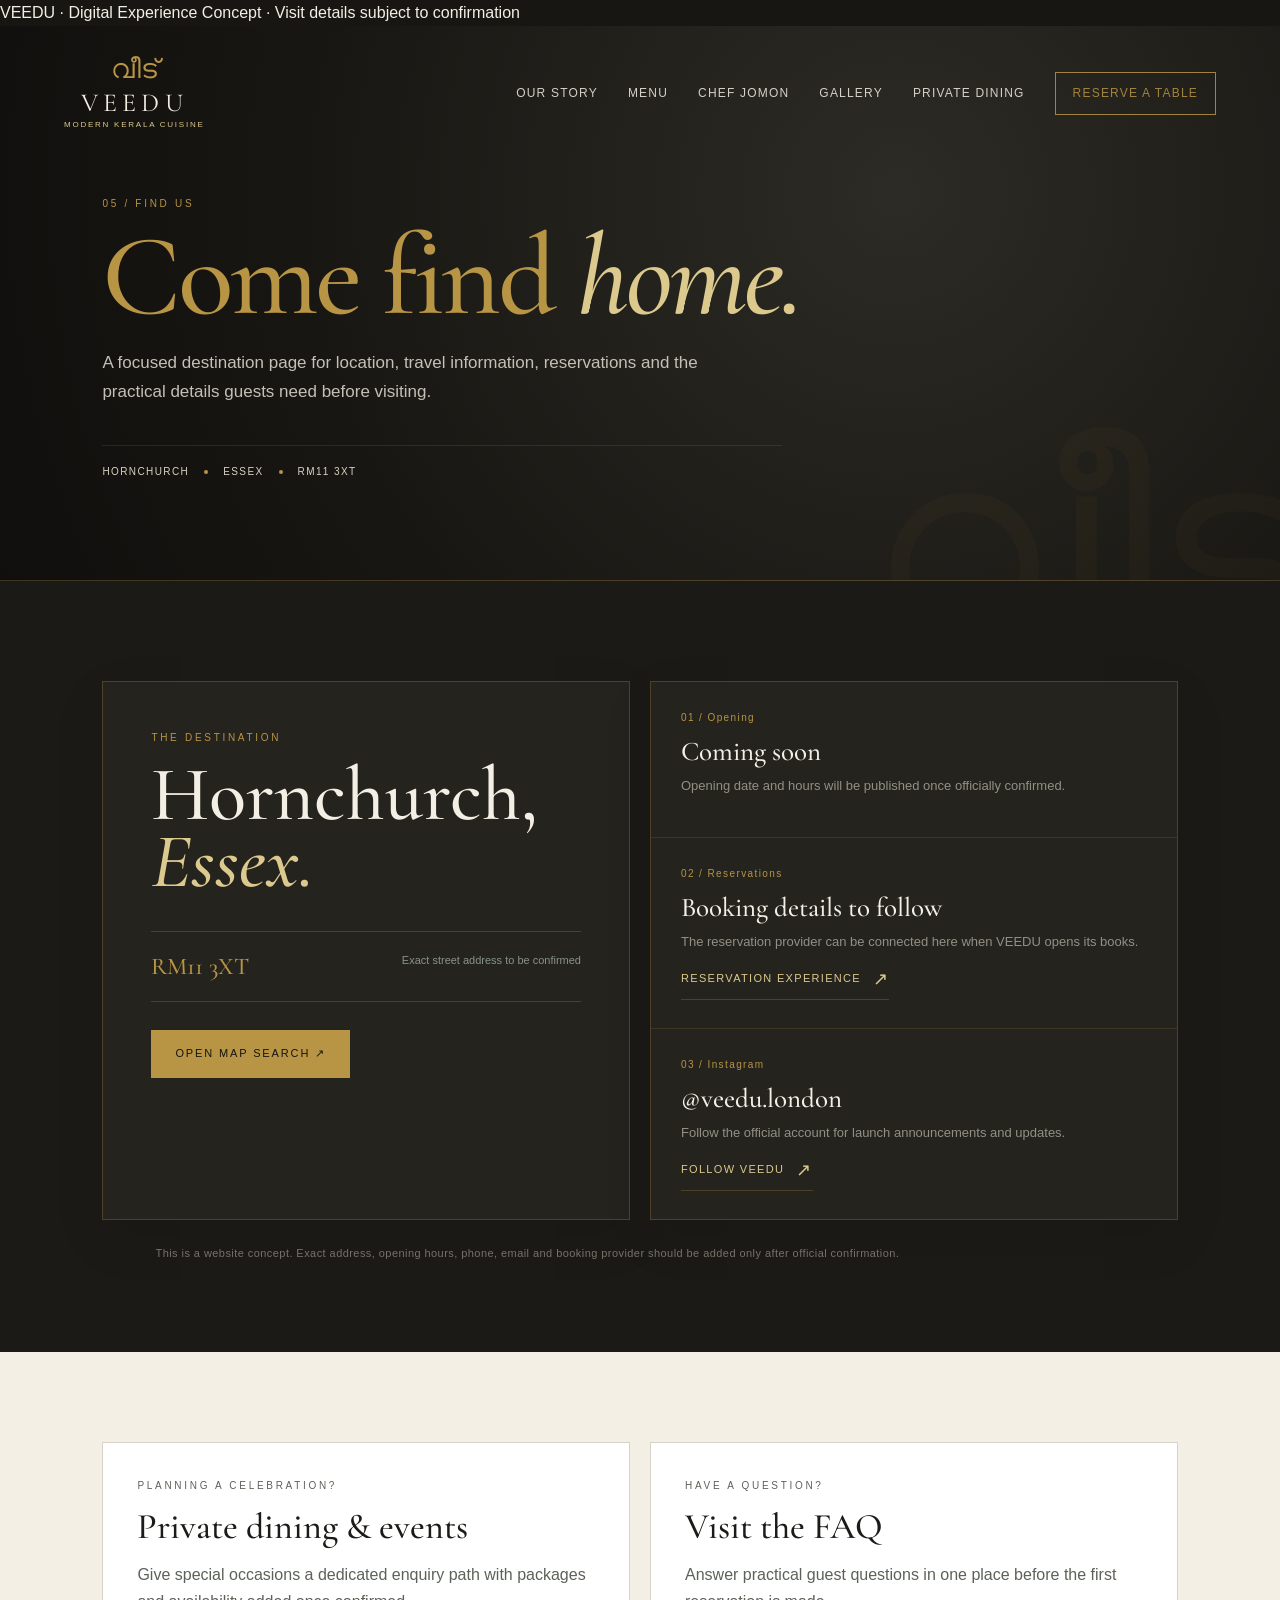
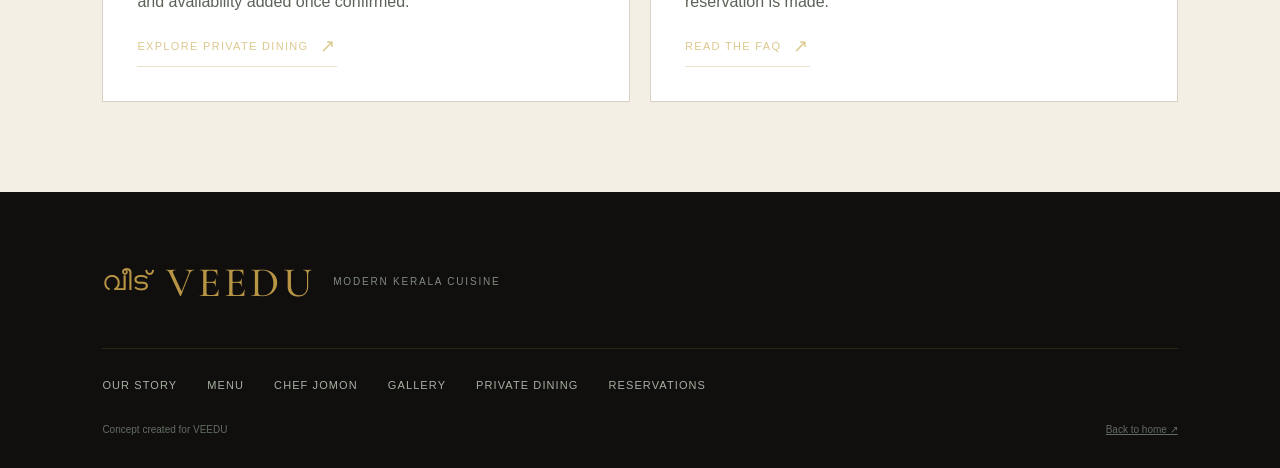
<file: contact.html>
<!doctype html><html lang="en"><head><meta charset="utf-8"><meta name="viewport" content="width=device-width,initial-scale=1"><meta name="theme-color" content="#171612"><meta name="description" content="Find VEEDU in Hornchurch — launch and contact experience concept for Chef Jomon's Modern Kerala Cuisine."><link rel="icon" href="favicon.svg" type="image/svg+xml"><title>Find Us | VEEDU — Modern Kerala Cuisine</title><link rel="preconnect" href="https://fonts.googleapis.com"><link rel="preconnect" href="https://fonts.gstatic.com" crossorigin><link rel="stylesheet" href="https://fonts.googleapis.com/css2?family=Cormorant+Garamond:wght@400;500;600;700&display=swap"><link rel="stylesheet" href="style.css"><link rel="stylesheet" href="production.css"><link rel="stylesheet" href="pages.css"></head><body><div class="demo-banner">VEEDU · Digital Experience Concept · Visit details subject to confirmation</div><header class="site-header page-header"><a class="brand" href="index.html" aria-label="VEEDU home"><span class="brand-malayalam">വീട്</span><span class="brand-name">VEEDU</span><span class="brand-subtitle">Modern Kerala Cuisine</span></a><button class="menu-toggle" aria-label="Open menu" aria-expanded="false" aria-controls="main-nav"><span></span><span></span></button><nav class="nav" id="main-nav" aria-label="Main navigation"><a href="our-story.html">Our Story</a><a href="menu.html">Menu</a><a href="chef-jomon.html">Chef Jomon</a><a href="gallery.html">Gallery</a><a href="private-dining.html">Private Dining</a><a class="nav-cta" href="reservations.html">Reserve a Table</a></nav></header><main class="page-shell"><section class="page-hero contact-page-hero"><div class="page-hero-inner"><p class="eyebrow">05 / Find Us</p><h1>Come find <em>home.</em></h1><p>A focused destination page for location, travel information, reservations and the practical details guests need before visiting.</p><div class="hero-meta"><span>Hornchurch</span><i></i><span>Essex</span><i></i><span>RM11 3XT</span></div></div></section><section class="page-content dark contact-experience"><div class="contact-grid"><article class="contact-location"><p class="eyebrow">The destination</p><h2>Hornchurch,<br><em>Essex.</em></h2><div class="location-lockup"><strong>RM11 3XT</strong><span>Exact street address to be confirmed</span></div><a class="button button-gold" href="https://www.google.com/maps/search/?api=1&query=RM11%203XT" target="_blank" rel="noopener noreferrer">Open map search ↗</a></article><div class="contact-details"><div class="contact-detail"><span>01 / Opening</span><strong>Coming soon</strong><p>Opening date and hours will be published once officially confirmed.</p></div><div class="contact-detail"><span>02 / Reservations</span><strong>Booking details to follow</strong><p>The reservation provider can be connected here when VEEDU opens its books.</p><a class="text-link" href="reservations.html">Reservation experience <span>↗</span></a></div><div class="contact-detail"><span>03 / Instagram</span><strong>@veedu.london</strong><p>Follow the official account for launch announcements and updates.</p><a class="text-link" href="https://www.instagram.com/veedu.london/" target="_blank" rel="noopener noreferrer">Follow VEEDU <span>↗</span></a></div></div></div><p class="demo-note">This is a website concept. Exact address, opening hours, phone, email and booking provider should be added only after official confirmation.</p></section><section class="page-content"><div class="page-grid"><article class="page-card"><p class="eyebrow">Planning a celebration?</p><h3>Private dining & events</h3><p>Give special occasions a dedicated enquiry path with packages and availability added once confirmed.</p><a class="text-link" href="private-dining.html">Explore private dining <span>↗</span></a></article><article class="page-card"><p class="eyebrow">Have a question?</p><h3>Visit the FAQ</h3><p>Answer practical guest questions in one place before the first reservation is made.</p><a class="text-link" href="faq.html">Read the FAQ <span>↗</span></a></article></div></section></main><footer class="footer"><div class="footer-brand"><span class="brand-malayalam">വീട്</span><strong>VEEDU</strong><span>Modern Kerala Cuisine</span></div><div class="footer-links"><a href="our-story.html">Our Story</a><a href="menu.html">Menu</a><a href="chef-jomon.html">Chef Jomon</a><a href="gallery.html">Gallery</a><a href="private-dining.html">Private Dining</a><a href="reservations.html">Reservations</a></div><div class="footer-bottom"><span>Concept created for VEEDU</span><a href="index.html">Back to home ↗</a></div></footer><script src="script.js" defer></script></body></html>
</file>
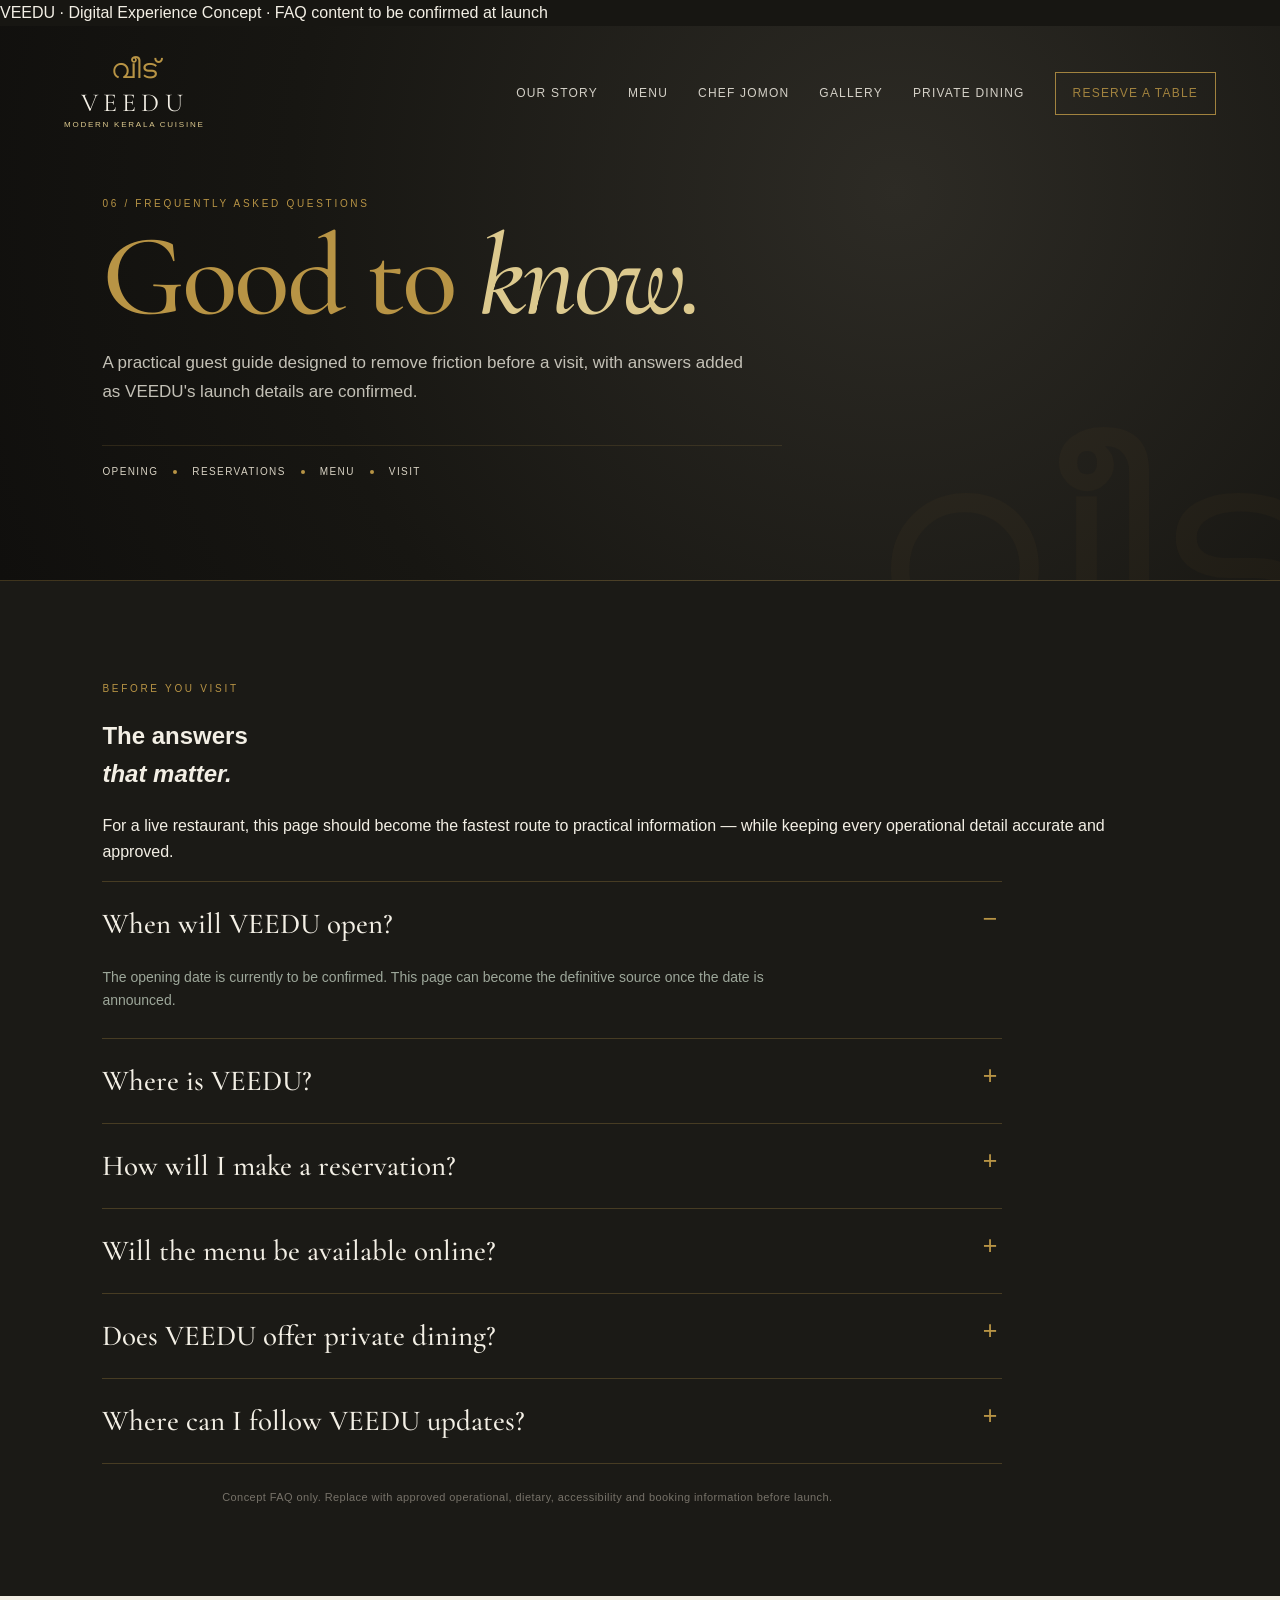
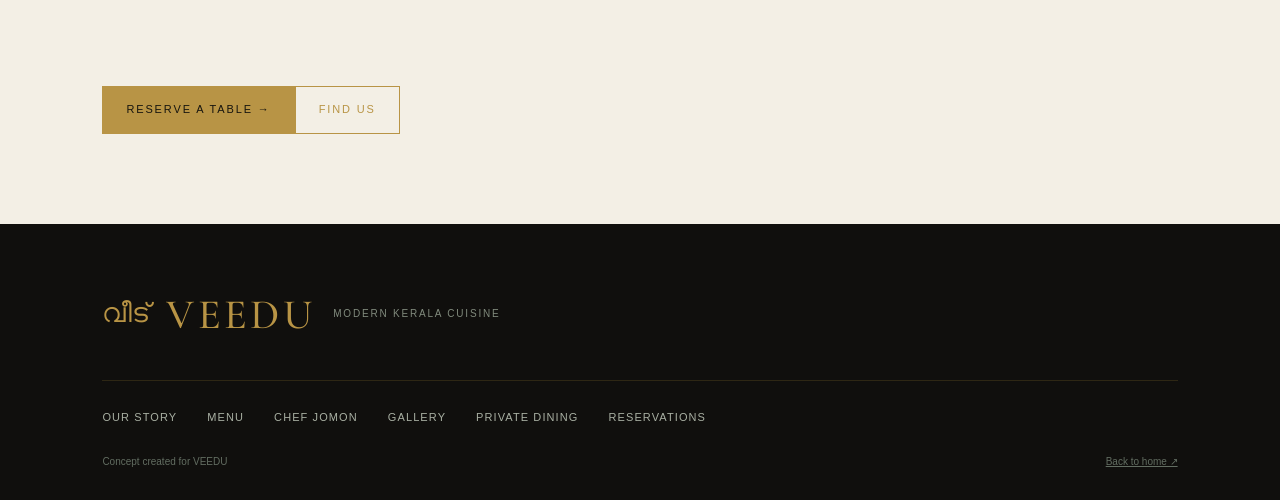
<file: faq.html>
<!doctype html><html lang="en"><head><meta charset="utf-8"><meta name="viewport" content="width=device-width,initial-scale=1"><meta name="theme-color" content="#171612"><meta name="description" content="Frequently asked questions for VEEDU — Modern Kerala Cuisine by Chef Jomon."><link rel="icon" href="favicon.svg" type="image/svg+xml"><title>FAQ | VEEDU — Modern Kerala Cuisine</title><link rel="preconnect" href="https://fonts.googleapis.com"><link rel="preconnect" href="https://fonts.gstatic.com" crossorigin><link rel="stylesheet" href="https://fonts.googleapis.com/css2?family=Cormorant+Garamond:wght@400;500;600;700&display=swap"><link rel="stylesheet" href="style.css"><link rel="stylesheet" href="production.css"><link rel="stylesheet" href="pages.css"></head><body><div class="demo-banner">VEEDU · Digital Experience Concept · FAQ content to be confirmed at launch</div><header class="site-header page-header"><a class="brand" href="index.html" aria-label="VEEDU home"><span class="brand-malayalam">വീട്</span><span class="brand-name">VEEDU</span><span class="brand-subtitle">Modern Kerala Cuisine</span></a><button class="menu-toggle" aria-label="Open menu" aria-expanded="false" aria-controls="main-nav"><span></span><span></span></button><nav class="nav" id="main-nav" aria-label="Main navigation"><a href="our-story.html">Our Story</a><a href="menu.html">Menu</a><a href="chef-jomon.html">Chef Jomon</a><a href="gallery.html">Gallery</a><a href="private-dining.html">Private Dining</a><a class="nav-cta" href="reservations.html">Reserve a Table</a></nav></header><main class="page-shell"><section class="page-hero"><div class="page-hero-inner"><p class="eyebrow">06 / Frequently Asked Questions</p><h1>Good to <em>know.</em></h1><p>A practical guest guide designed to remove friction before a visit, with answers added as VEEDU's launch details are confirmed.</p><div class="hero-meta"><span>Opening</span><i></i><span>Reservations</span><i></i><span>Menu</span><i></i><span>Visit</span></div></div></section><section class="page-content dark faq-experience"><div class="faq-heading"><div><p class="eyebrow">Before you visit</p><h2>The answers<br><em>that matter.</em></h2></div><p>For a live restaurant, this page should become the fastest route to practical information — while keeping every operational detail accurate and approved.</p></div><div class="faq-list"><details open><summary>When will VEEDU open?</summary><p>The opening date is currently to be confirmed. This page can become the definitive source once the date is announced.</p></details><details><summary>Where is VEEDU?</summary><p>VEEDU is associated with Hornchurch, Essex, postcode RM11 3XT. The exact street address should be added after official confirmation.</p></details><details><summary>How will I make a reservation?</summary><p>A booking provider can be connected to the reservation journey when reservations open. No live availability is being represented in this concept.</p></details><details><summary>Will the menu be available online?</summary><p>Yes. The final menu can include dishes, descriptions, prices and clear dietary and allergen information once the restaurant approves the content.</p></details><details><summary>Does VEEDU offer private dining?</summary><p>The concept includes a dedicated private dining and events journey for celebrations and gatherings. Packages, capacity and availability remain to be confirmed.</p></details><details><summary>Where can I follow VEEDU updates?</summary><p>Launch updates can be shared through the official Instagram account <a href="https://www.instagram.com/veedu.london/" target="_blank" rel="noopener noreferrer">@veedu.london ↗</a>.</p></details></div><p class="demo-note">Concept FAQ only. Replace with approved operational, dietary, accessibility and booking information before launch.</p></section><section class="page-content"><div class="page-actions"><a class="button button-gold" href="reservations.html">Reserve a Table →</a><a class="button button-outline" href="contact.html">Find Us</a></div></section></main><footer class="footer"><div class="footer-brand"><span class="brand-malayalam">വീട്</span><strong>VEEDU</strong><span>Modern Kerala Cuisine</span></div><div class="footer-links"><a href="our-story.html">Our Story</a><a href="menu.html">Menu</a><a href="chef-jomon.html">Chef Jomon</a><a href="gallery.html">Gallery</a><a href="private-dining.html">Private Dining</a><a href="reservations.html">Reservations</a></div><div class="footer-bottom"><span>Concept created for VEEDU</span><a href="index.html">Back to home ↗</a></div></footer><script src="script.js" defer></script></body></html>
</file>
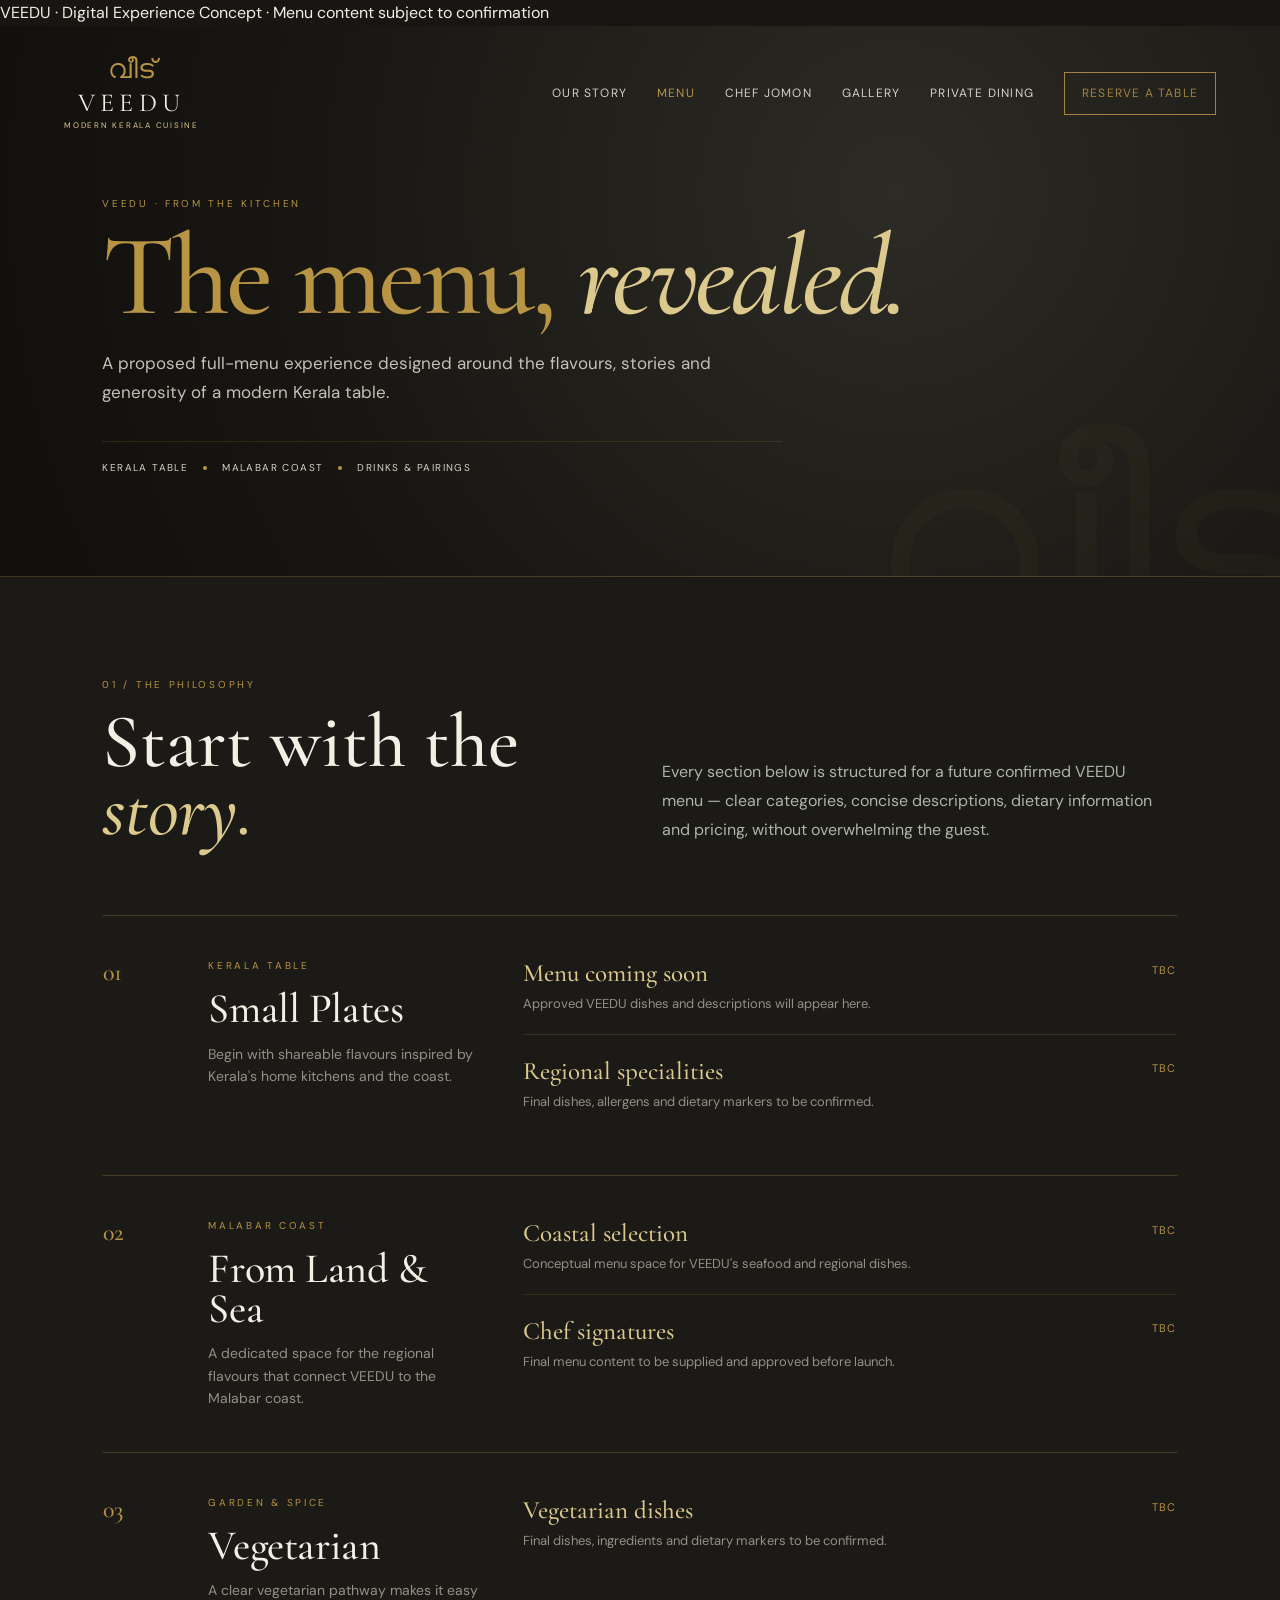
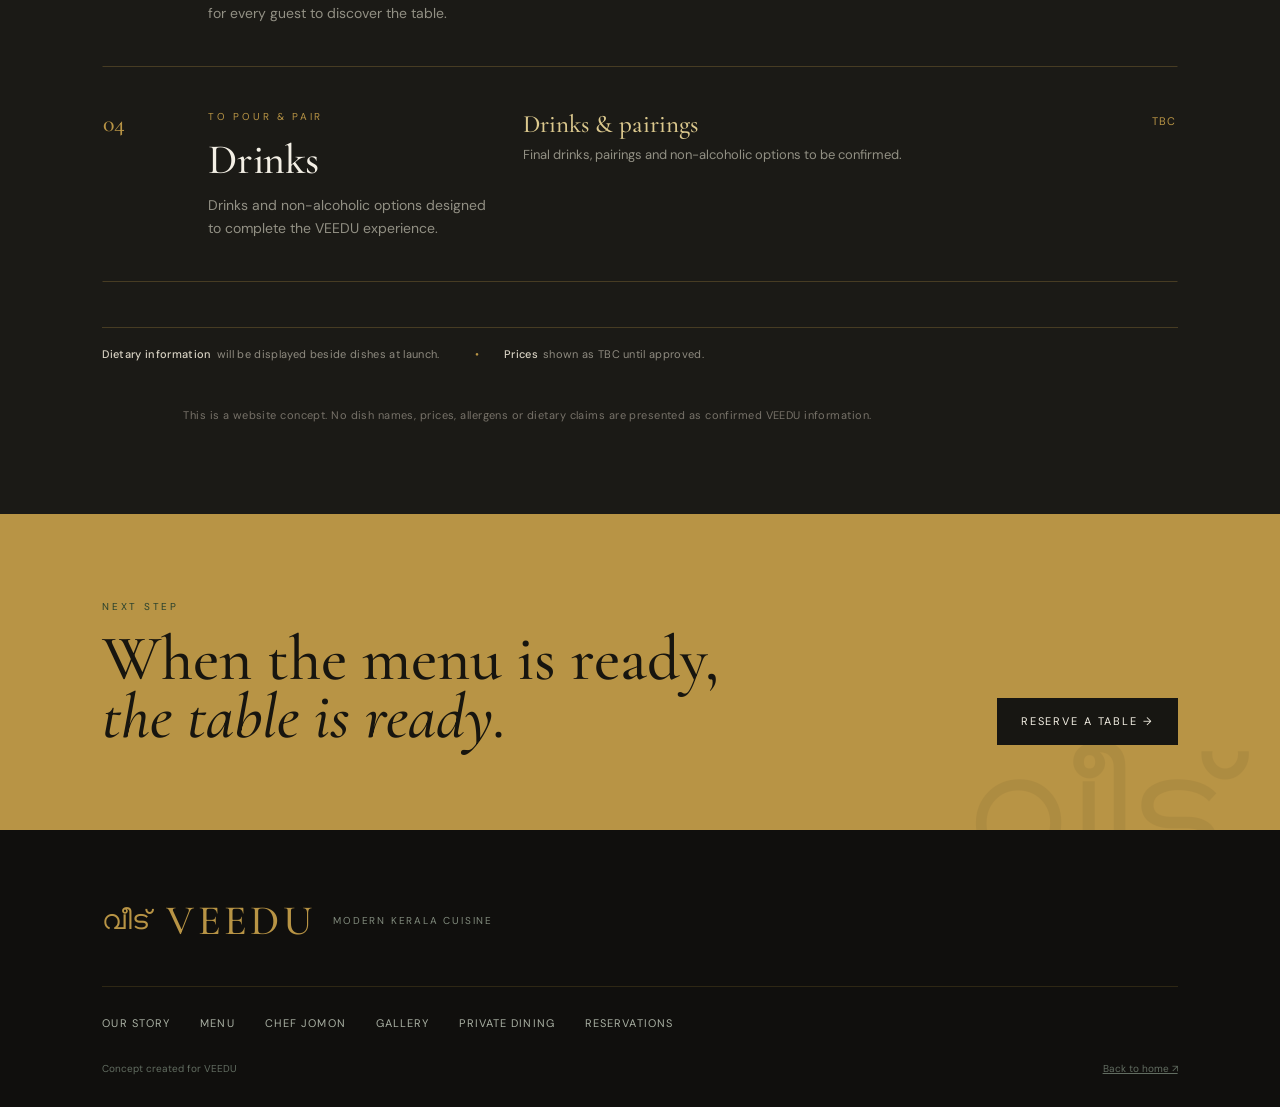
<file: menu.html>
<!doctype html><html lang="en"><head><meta charset="utf-8"><meta name="viewport" content="width=device-width,initial-scale=1"><meta name="theme-color" content="#171612"><meta name="description" content="VEEDU menu concept — Modern Kerala Cuisine by Chef Jomon."><link rel="icon" href="favicon.svg" type="image/svg+xml"><title>Menu | VEEDU — Modern Kerala Cuisine</title><link rel="preconnect" href="https://fonts.googleapis.com"><link rel="preconnect" href="https://fonts.gstatic.com" crossorigin><link href="https://fonts.googleapis.com/css2?family=Cormorant+Garamond:wght@400;500;600;700&family=DM+Sans:wght@400;500;600&display=swap" rel="stylesheet"><link rel="stylesheet" href="style.css"><link rel="stylesheet" href="production.css"><link rel="stylesheet" href="pages.css"></head><body><div class="demo-banner">VEEDU · Digital Experience Concept · Menu content subject to confirmation</div><header class="site-header page-header"><a class="brand" href="index.html" aria-label="VEEDU home"><span class="brand-malayalam">വീട്</span><span class="brand-name">VEEDU</span><span class="brand-subtitle">Modern Kerala Cuisine</span></a><button class="menu-toggle" aria-label="Open menu" aria-expanded="false" aria-controls="main-nav"><span></span><span></span></button><nav class="nav" id="main-nav" aria-label="Main navigation"><a href="our-story.html">Our Story</a><a href="menu.html" class="active">Menu</a><a href="chef-jomon.html">Chef Jomon</a><a href="gallery.html">Gallery</a><a href="private-dining.html">Private Dining</a><a class="nav-cta" href="reservations.html">Reserve a Table</a></nav></header><main class="page-shell"><section class="page-hero menu-page-hero"><div class="page-hero-inner"><p class="eyebrow">VEEDU · From the Kitchen</p><h1>The menu, <em>revealed.</em></h1><p>A proposed full-menu experience designed around the flavours, stories and generosity of a modern Kerala table.</p><div class="hero-meta"><span>Kerala Table</span><i></i><span>Malabar Coast</span><i></i><span>Drinks & Pairings</span></div></div></section><section class="page-content dark menu-experience"><div class="menu-intro"><div><p class="eyebrow">01 / The philosophy</p><h2>Start with the <em>story.</em></h2></div><p>Every section below is structured for a future confirmed VEEDU menu — clear categories, concise descriptions, dietary information and pricing, without overwhelming the guest.</p></div><div class="menu-categories"><article class="menu-category"><div class="category-number">01</div><div class="category-copy"><p class="eyebrow">Kerala Table</p><h2>Small Plates</h2><p>Begin with shareable flavours inspired by Kerala's home kitchens and the coast.</p></div><div class="category-items"><div class="menu-item"><div><h3>Menu coming soon</h3><p>Approved VEEDU dishes and descriptions will appear here.</p></div><span class="price">TBC</span></div><div class="menu-item"><div><h3>Regional specialities</h3><p>Final dishes, allergens and dietary markers to be confirmed.</p></div><span class="price">TBC</span></div></div></article><article class="menu-category"><div class="category-number">02</div><div class="category-copy"><p class="eyebrow">Malabar Coast</p><h2>From Land & Sea</h2><p>A dedicated space for the regional flavours that connect VEEDU to the Malabar coast.</p></div><div class="category-items"><div class="menu-item"><div><h3>Coastal selection</h3><p>Conceptual menu space for VEEDU's seafood and regional dishes.</p></div><span class="price">TBC</span></div><div class="menu-item"><div><h3>Chef signatures</h3><p>Final menu content to be supplied and approved before launch.</p></div><span class="price">TBC</span></div></div></article><article class="menu-category"><div class="category-number">03</div><div class="category-copy"><p class="eyebrow">Garden & Spice</p><h2>Vegetarian</h2><p>A clear vegetarian pathway makes it easy for every guest to discover the table.</p></div><div class="category-items"><div class="menu-item"><div><h3>Vegetarian dishes</h3><p>Final dishes, ingredients and dietary markers to be confirmed.</p></div><span class="price">TBC</span></div></div></article><article class="menu-category"><div class="category-number">04</div><div class="category-copy"><p class="eyebrow">To Pour & Pair</p><h2>Drinks</h2><p>Drinks and non-alcoholic options designed to complete the VEEDU experience.</p></div><div class="category-items"><div class="menu-item"><div><h3>Drinks & pairings</h3><p>Final drinks, pairings and non-alcoholic options to be confirmed.</p></div><span class="price">TBC</span></div></div></article></div><div class="menu-utility"><span><strong>Dietary information</strong> will be displayed beside dishes at launch.</span><span><strong>Prices</strong> shown as TBC until approved.</span></div><p class="demo-note">This is a website concept. No dish names, prices, allergens or dietary claims are presented as confirmed VEEDU information.</p></section><section class="menu-cta-band"><div><p class="eyebrow">Next step</p><h2>When the menu is ready,<br><em>the table is ready.</em></h2></div><a class="button button-gold" href="reservations.html">Reserve a Table →</a></section></main><footer class="footer"><div class="footer-brand"><span class="brand-malayalam">വീട്</span><strong>VEEDU</strong><span>Modern Kerala Cuisine</span></div><div class="footer-links"><a href="our-story.html">Our Story</a><a href="menu.html">Menu</a><a href="chef-jomon.html">Chef Jomon</a><a href="gallery.html">Gallery</a><a href="private-dining.html">Private Dining</a><a href="reservations.html">Reservations</a></div><div class="footer-bottom"><span>Concept created for VEEDU</span><a href="index.html">Back to home ↗</a></div></footer><script src="script.js" defer></script></body></html>
</file>
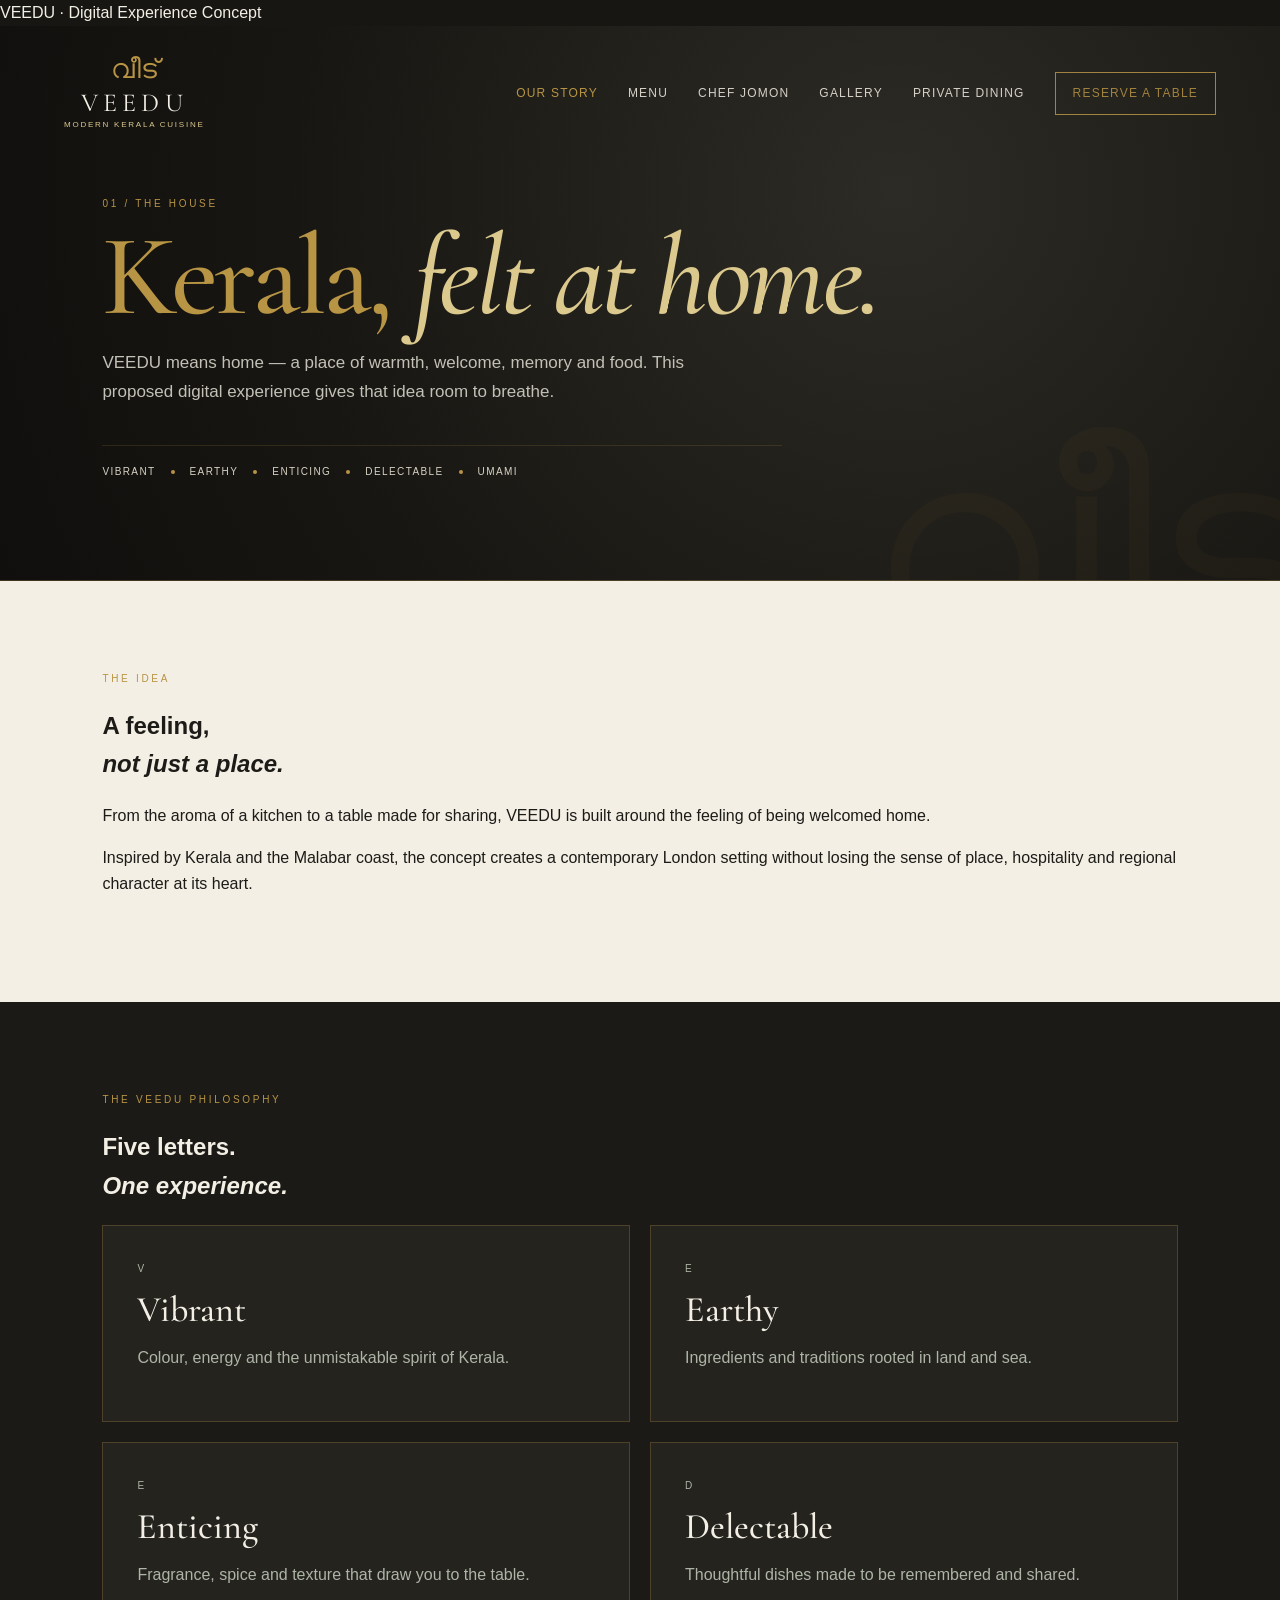
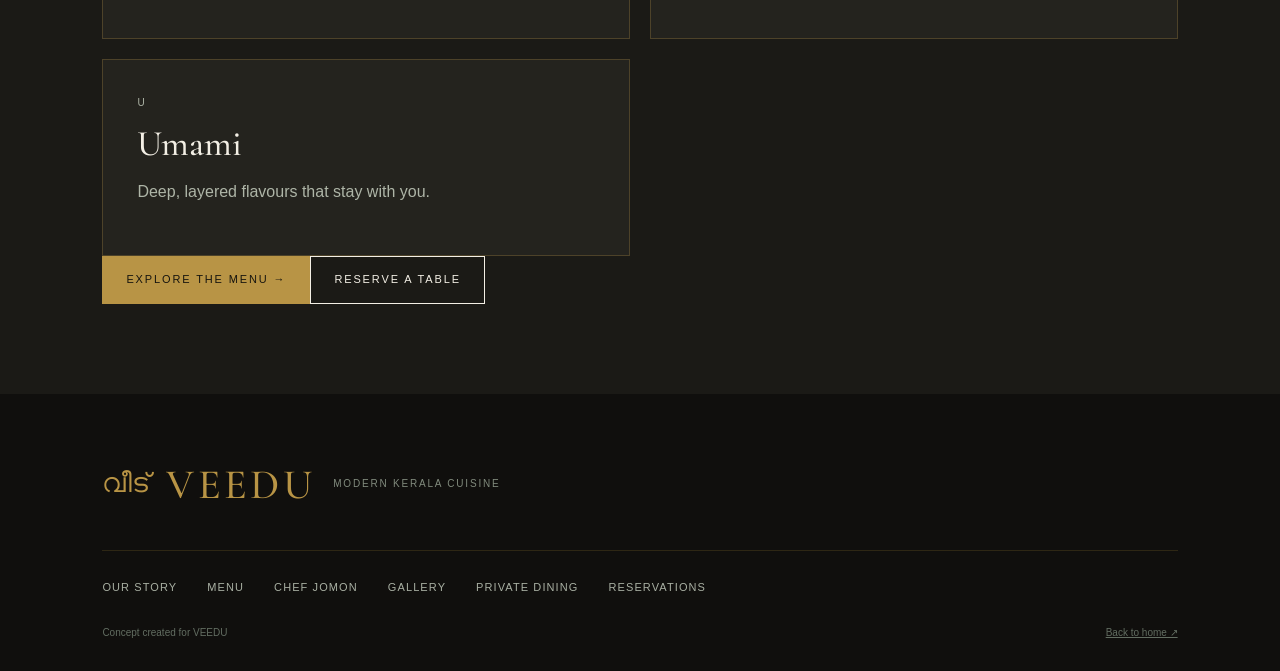
<file: our-story.html>
<!doctype html><html lang="en"><head><meta charset="utf-8"><meta name="viewport" content="width=device-width,initial-scale=1"><meta name="theme-color" content="#061d13"><meta name="description" content="The VEEDU story — Modern Kerala Cuisine and the feeling of home."><link rel="icon" href="favicon.svg" type="image/svg+xml"><title>Our Story | VEEDU</title><link rel="preconnect" href="https://fonts.googleapis.com"><link rel="preconnect" href="https://fonts.gstatic.com" crossorigin><link href="https://fonts.googleapis.com/css2?family=Cormorant+Garamond:wght@400;500;600;700&display=swap" rel="stylesheet"><link rel="stylesheet" href="style.css"><link rel="stylesheet" href="production.css"><link rel="stylesheet" href="pages.css"></head><body><div class="demo-banner">VEEDU · Digital Experience Concept</div><header class="site-header page-header"><a class="brand" href="index.html" aria-label="VEEDU home"><span class="brand-malayalam">വീട്</span><span class="brand-name">VEEDU</span><span class="brand-subtitle">Modern Kerala Cuisine</span></a><button class="menu-toggle" aria-label="Open menu" aria-expanded="false" aria-controls="main-nav"><span></span><span></span></button><nav class="nav" id="main-nav" aria-label="Main navigation"><a class="active" href="our-story.html">Our Story</a><a href="menu.html">Menu</a><a href="chef-jomon.html">Chef Jomon</a><a href="gallery.html">Gallery</a><a href="private-dining.html">Private Dining</a><a class="nav-cta" href="reservations.html">Reserve a Table</a></nav></header><main class="page-shell"><section class="page-hero"><div class="page-hero-inner"><p class="eyebrow">01 / The House</p><h1>Kerala, <em>felt at home.</em></h1><p>VEEDU means home — a place of warmth, welcome, memory and food. This proposed digital experience gives that idea room to breathe.</p><div class="hero-meta"><span>Vibrant</span><i></i><span>Earthy</span><i></i><span>Enticing</span><i></i><span>Delectable</span><i></i><span>Umami</span></div></div></section><section class="page-content story-feature"><div class="story-lead"><p class="eyebrow">The idea</p><h2>A feeling,<br><em>not just a place.</em></h2></div><div class="story-copy"><p>From the aroma of a kitchen to a table made for sharing, VEEDU is built around the feeling of being welcomed home.</p><p>Inspired by Kerala and the Malabar coast, the concept creates a contemporary London setting without losing the sense of place, hospitality and regional character at its heart.</p></div></section><section class="page-content dark"><div class="story-values-heading"><p class="eyebrow">The VEEDU philosophy</p><h2>Five letters.<br><em>One experience.</em></h2></div><div class="page-grid values-cards"><article class="page-card"><p class="eyebrow">V</p><h3>Vibrant</h3><p>Colour, energy and the unmistakable spirit of Kerala.</p></article><article class="page-card"><p class="eyebrow">E</p><h3>Earthy</h3><p>Ingredients and traditions rooted in land and sea.</p></article><article class="page-card"><p class="eyebrow">E</p><h3>Enticing</h3><p>Fragrance, spice and texture that draw you to the table.</p></article><article class="page-card"><p class="eyebrow">D</p><h3>Delectable</h3><p>Thoughtful dishes made to be remembered and shared.</p></article><article class="page-card"><p class="eyebrow">U</p><h3>Umami</h3><p>Deep, layered flavours that stay with you.</p></article></div><div class="page-actions"><a class="button button-gold" href="menu.html">Explore the Menu →</a><a class="button button-light" href="reservations.html">Reserve a Table</a></div></section></main><footer class="footer"><div class="footer-brand"><span class="brand-malayalam">വീട്</span><strong>VEEDU</strong><span>Modern Kerala Cuisine</span></div><div class="footer-links"><a href="our-story.html">Our Story</a><a href="menu.html">Menu</a><a href="chef-jomon.html">Chef Jomon</a><a href="gallery.html">Gallery</a><a href="private-dining.html">Private Dining</a><a href="reservations.html">Reservations</a></div><div class="footer-bottom"><span>Concept created for VEEDU</span><a href="index.html">Back to home ↗</a></div></footer><script src="script.js" defer></script></body></html>
</file>
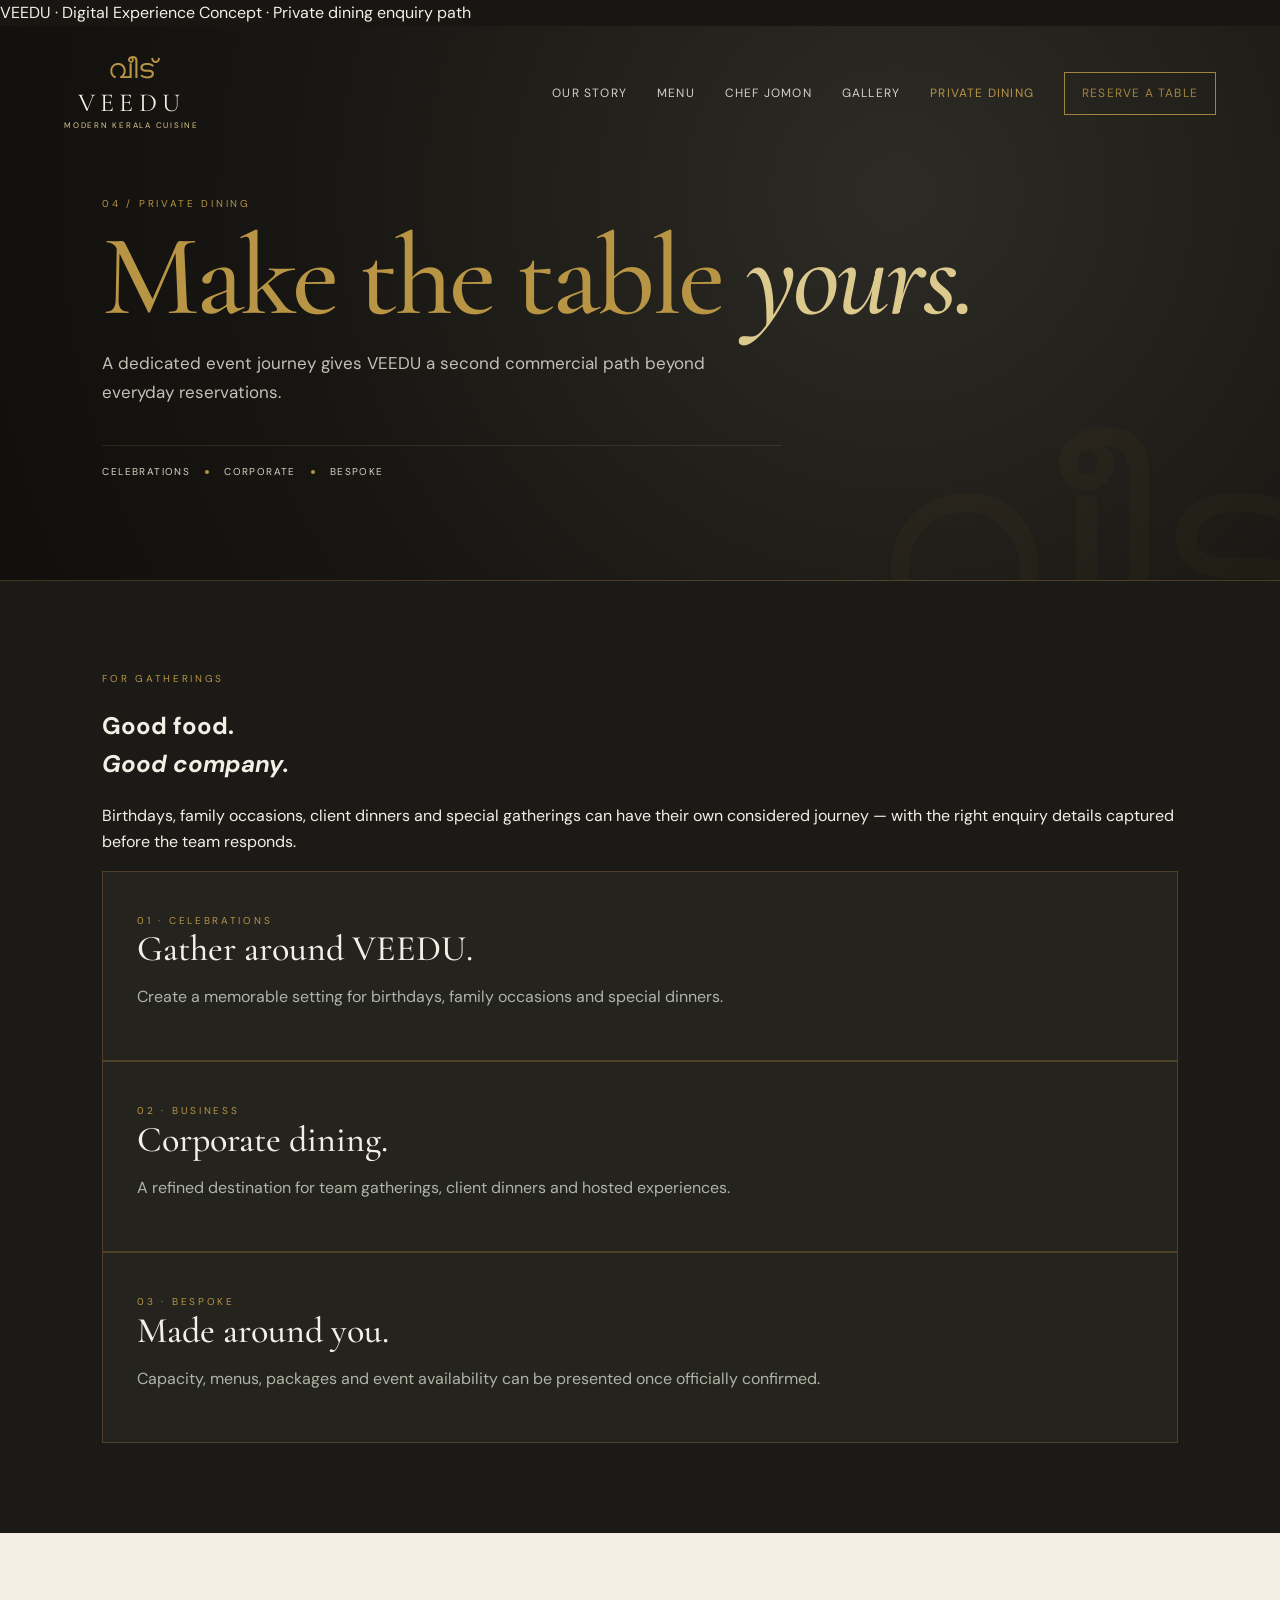
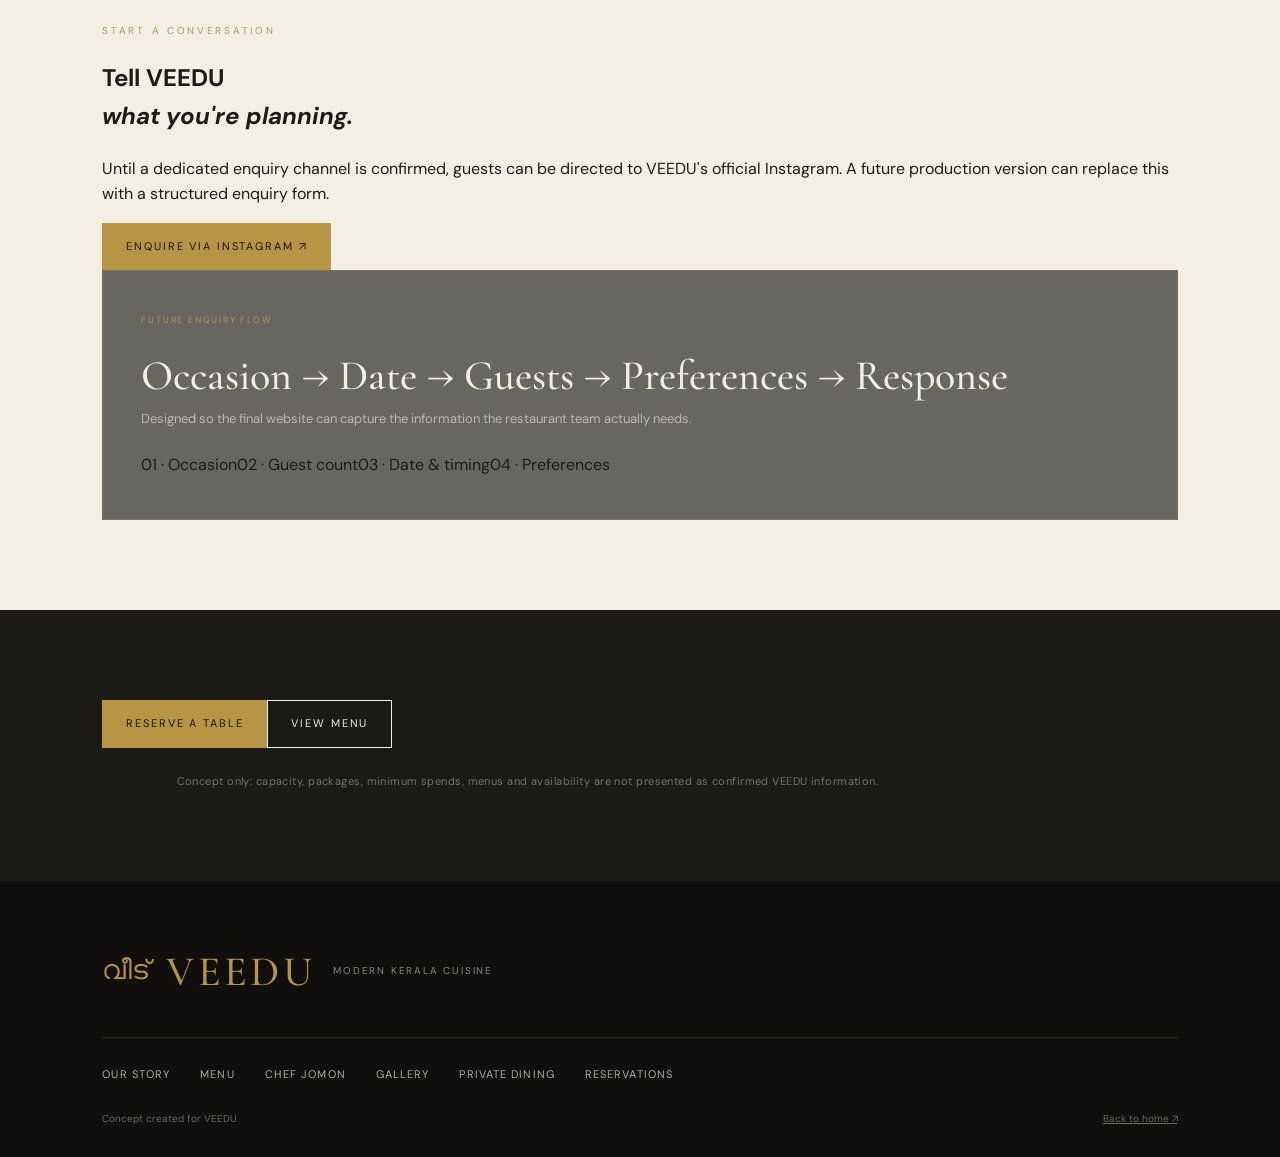
<file: private-dining.html>
<!doctype html><html lang="en"><head><meta charset="utf-8"><meta name="viewport" content="width=device-width,initial-scale=1"><meta name="theme-color" content="#171612"><meta name="description" content="Private dining and events concept for VEEDU — Modern Kerala Cuisine."><link rel="icon" href="favicon.svg" type="image/svg+xml"><title>Private Dining & Events | VEEDU</title><link rel="preconnect" href="https://fonts.googleapis.com"><link rel="stylesheet" href="https://fonts.googleapis.com/css2?family=Cormorant+Garamond:wght@400;500;600;700&family=DM+Sans:wght@400;500;600&display=swap"><link rel="stylesheet" href="style.css"><link rel="stylesheet" href="production.css"><link rel="stylesheet" href="pages.css"></head><body><div class="demo-banner">VEEDU · Digital Experience Concept · Private dining enquiry path</div><header class="site-header page-header"><a class="brand" href="index.html" aria-label="VEEDU home"><span class="brand-malayalam">വീട്</span><span class="brand-name">VEEDU</span><span class="brand-subtitle">Modern Kerala Cuisine</span></a><button class="menu-toggle" aria-label="Open menu" aria-expanded="false" aria-controls="main-nav"><span></span><span></span></button><nav class="nav" id="main-nav" aria-label="Main navigation"><a href="our-story.html">Our Story</a><a href="menu.html">Menu</a><a href="chef-jomon.html">Chef Jomon</a><a href="gallery.html">Gallery</a><a class="active" href="private-dining.html">Private Dining</a><a class="nav-cta" href="reservations.html">Reserve a Table</a></nav></header><main class="page-shell"><section class="page-hero private-page-hero"><div class="page-hero-inner"><p class="eyebrow">04 / Private Dining</p><h1>Make the table <em>yours.</em></h1><p>A dedicated event journey gives VEEDU a second commercial path beyond everyday reservations.</p><div class="hero-meta"><span>Celebrations</span><i></i><span>Corporate</span><i></i><span>Bespoke</span></div></div></section><section class="page-content dark private-experience"><div class="private-intro"><div><p class="eyebrow">For gatherings</p><h2>Good food.<br><em>Good company.</em></h2></div><p>Birthdays, family occasions, client dinners and special gatherings can have their own considered journey — with the right enquiry details captured before the team responds.</p></div><div class="private-cards"><article class="page-card"><span class="eyebrow">01 · Celebrations</span><h3>Gather around VEEDU.</h3><p>Create a memorable setting for birthdays, family occasions and special dinners.</p></article><article class="page-card"><span class="eyebrow">02 · Business</span><h3>Corporate dining.</h3><p>A refined destination for team gatherings, client dinners and hosted experiences.</p></article><article class="page-card"><span class="eyebrow">03 · Bespoke</span><h3>Made around you.</h3><p>Capacity, menus, packages and event availability can be presented once officially confirmed.</p></article></div></section><section class="page-content enquiry-section"><div class="enquiry-layout"><div><p class="eyebrow">Start a conversation</p><h2>Tell VEEDU<br><em>what you're planning.</em></h2><p>Until a dedicated enquiry channel is confirmed, guests can be directed to VEEDU's official Instagram. A future production version can replace this with a structured enquiry form.</p><a class="button button-gold" href="https://www.instagram.com/veedu.london/" target="_blank" rel="noopener noreferrer">Enquire via Instagram ↗</a></div><div class="enquiry-card"><span>FUTURE ENQUIRY FLOW</span><strong>Occasion → Date → Guests → Preferences → Response</strong><p>Designed so the final website can capture the information the restaurant team actually needs.</p><div class="enquiry-points"><span>01 · Occasion</span><span>02 · Guest count</span><span>03 · Date & timing</span><span>04 · Preferences</span></div></div></div></section><section class="page-content dark"><div class="page-actions"><a class="button button-gold" href="reservations.html">Reserve a Table</a><a class="button button-light" href="menu.html">View Menu</a></div><p class="demo-note">Concept only: capacity, packages, minimum spends, menus and availability are not presented as confirmed VEEDU information.</p></section></main><footer class="footer"><div class="footer-brand"><span class="brand-malayalam">വീട്</span><strong>VEEDU</strong><span>Modern Kerala Cuisine</span></div><div class="footer-links"><a href="our-story.html">Our Story</a><a href="menu.html">Menu</a><a href="chef-jomon.html">Chef Jomon</a><a href="gallery.html">Gallery</a><a href="private-dining.html">Private Dining</a><a href="reservations.html">Reservations</a></div><div class="footer-bottom"><span>Concept created for VEEDU</span><a href="index.html">Back to home ↗</a></div></footer><script src="script.js" defer></script></body></html>
</file>
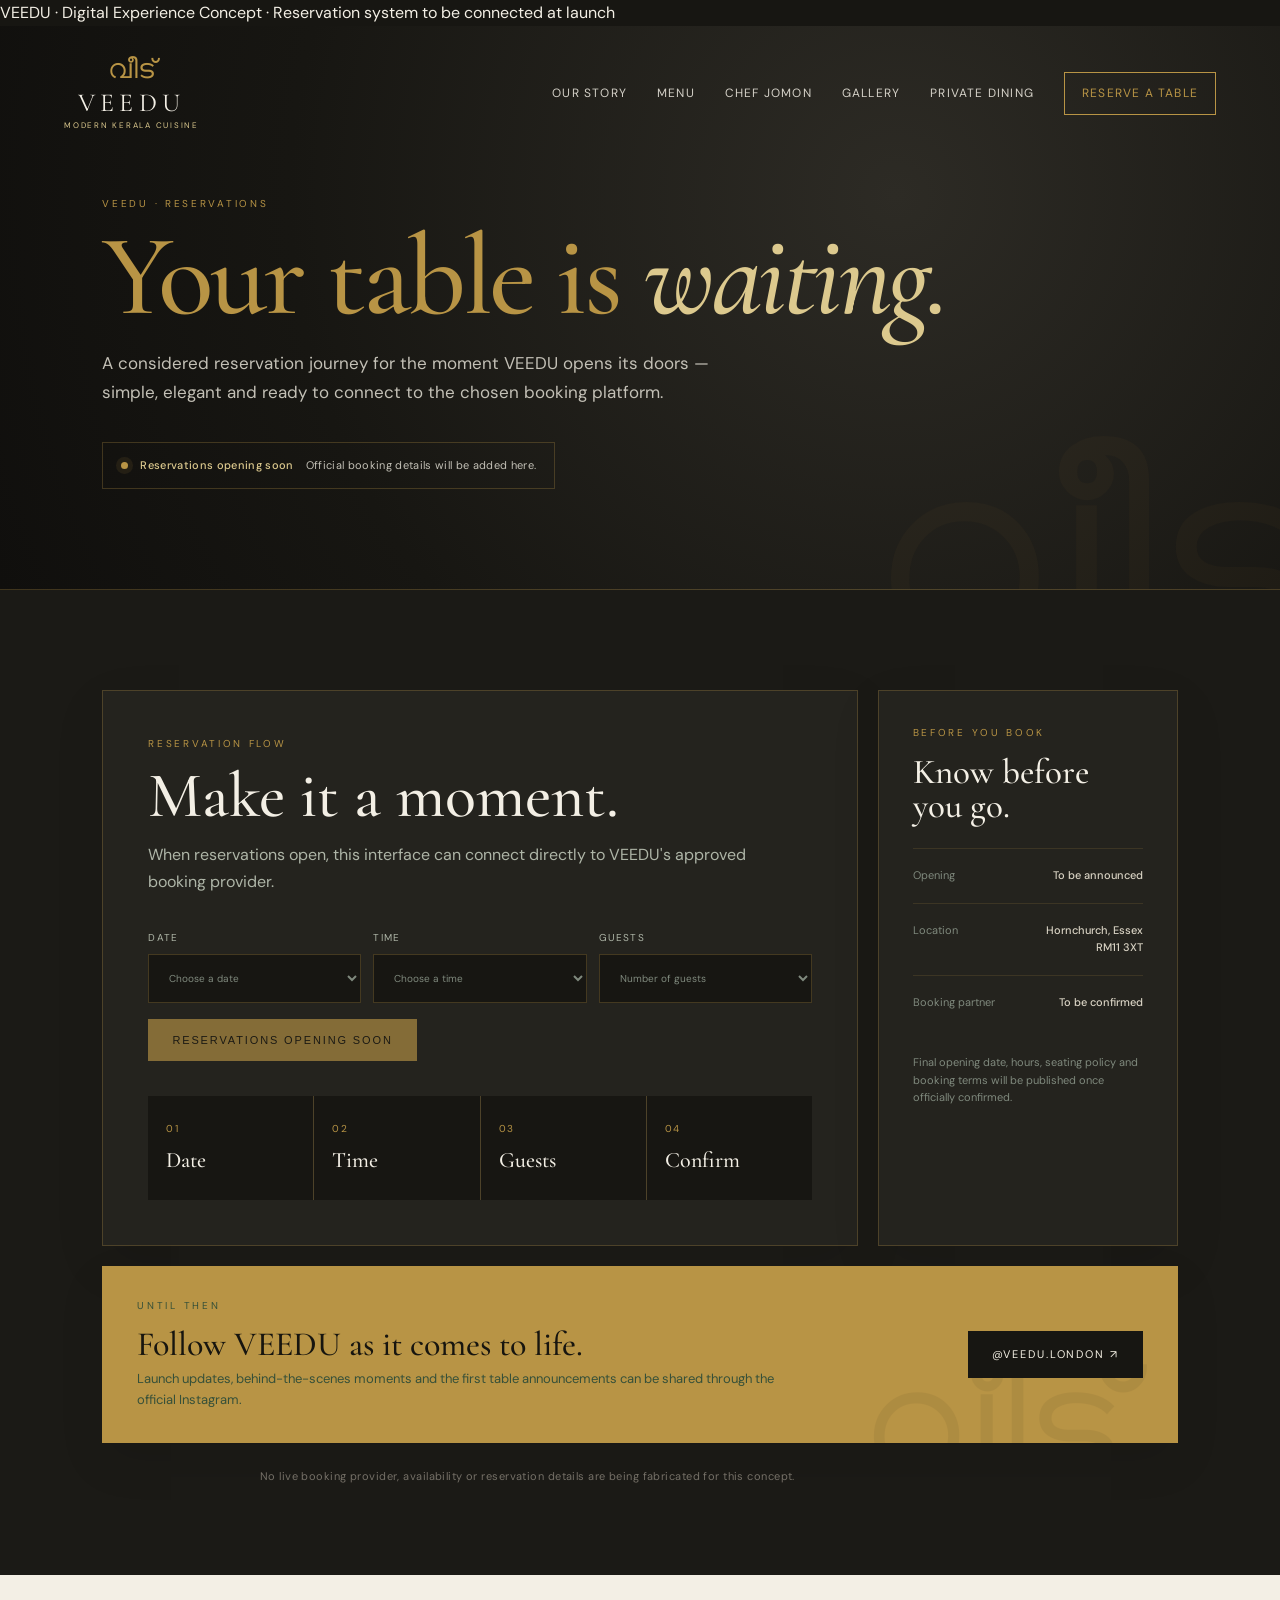
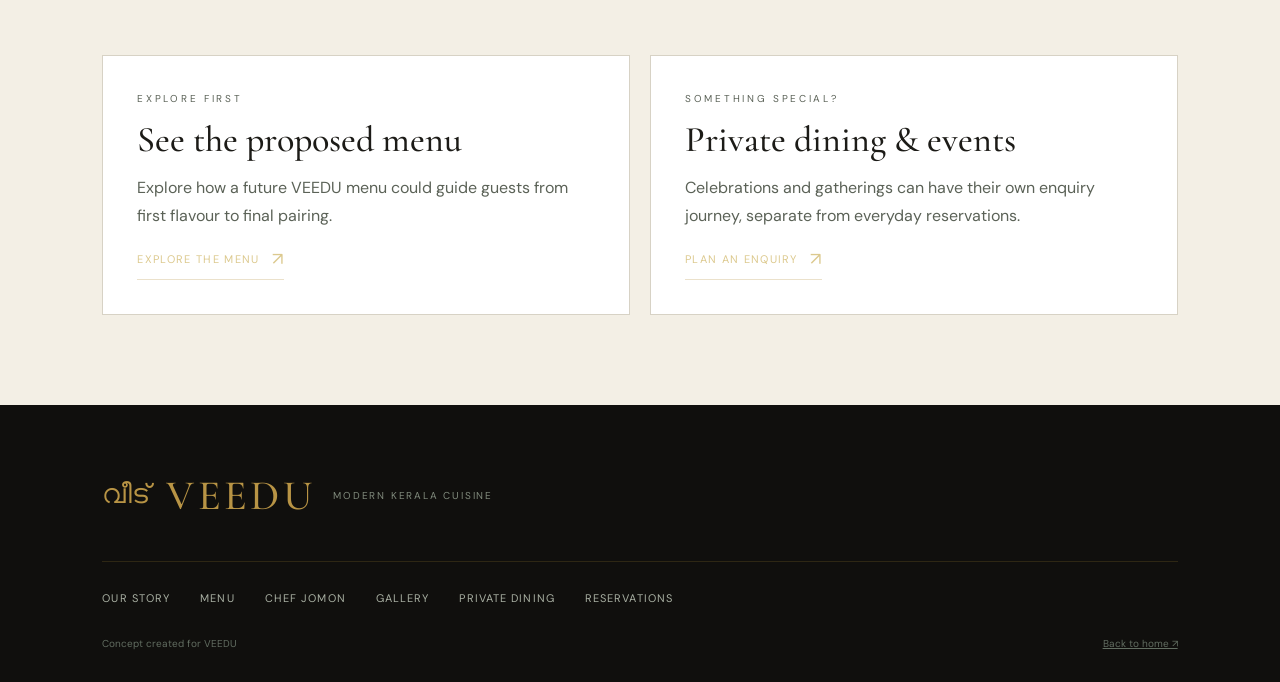
<file: reservations.html>
<!doctype html><html lang="en"><head><meta charset="utf-8"><meta name="viewport" content="width=device-width,initial-scale=1"><meta name="theme-color" content="#171612"><meta name="description" content="Reserve a table at VEEDU — reservation experience concept for Chef Jomon's Modern Kerala Cuisine."><link rel="icon" href="favicon.svg" type="image/svg+xml"><title>Reserve a Table | VEEDU</title><link rel="preconnect" href="https://fonts.googleapis.com"><link rel="preconnect" href="https://fonts.gstatic.com" crossorigin><link rel="stylesheet" href="https://fonts.googleapis.com/css2?family=Cormorant+Garamond:wght@400;500;600;700&family=DM+Sans:wght@400;500;600&display=swap"><link rel="stylesheet" href="style.css"><link rel="stylesheet" href="production.css"><link rel="stylesheet" href="pages.css"></head><body><div class="demo-banner">VEEDU · Digital Experience Concept · Reservation system to be connected at launch</div><header class="site-header page-header"><a class="brand" href="index.html" aria-label="VEEDU home"><span class="brand-malayalam">വീട്</span><span class="brand-name">VEEDU</span><span class="brand-subtitle">Modern Kerala Cuisine</span></a><button class="menu-toggle" aria-label="Open menu" aria-expanded="false" aria-controls="main-nav"><span></span><span></span></button><nav class="nav" id="main-nav" aria-label="Main navigation"><a href="our-story.html">Our Story</a><a href="menu.html">Menu</a><a href="chef-jomon.html">Chef Jomon</a><a href="gallery.html">Gallery</a><a href="private-dining.html">Private Dining</a><a class="nav-cta active" href="reservations.html">Reserve a Table</a></nav></header><main class="page-shell"><section class="page-hero reservation-hero"><div class="page-hero-inner"><p class="eyebrow">VEEDU · Reservations</p><h1>Your table is <em>waiting.</em></h1><p>A considered reservation journey for the moment VEEDU opens its doors — simple, elegant and ready to connect to the chosen booking platform.</p><div class="reservation-note"><span class="pulse-dot"></span><strong>Reservations opening soon</strong><span>Official booking details will be added here.</span></div></div></section><section class="page-content dark reservation-experience"><div class="reservation-grid"><div class="booking-box"><p class="eyebrow">Reservation flow</p><h2>Make it a moment.</h2><p>When reservations open, this interface can connect directly to VEEDU's approved booking provider.</p><div class="booking-fields"><label>Date<select disabled><option>Choose a date</option></select></label><label>Time<select disabled><option>Choose a time</option></select></label><label>Guests<select disabled><option>Number of guests</option></select></label></div><button class="button button-gold booking-disabled" type="button" disabled>Reservations opening soon</button><div class="booking-steps"><div class="booking-step"><span>01</span><strong>Date</strong></div><div class="booking-step"><span>02</span><strong>Time</strong></div><div class="booking-step"><span>03</span><strong>Guests</strong></div><div class="booking-step"><span>04</span><strong>Confirm</strong></div></div></div><aside class="reservation-aside"><p class="eyebrow">Before you book</p><h3>Know before you go.</h3><div class="info-line"><span>Opening</span><strong>To be announced</strong></div><div class="info-line"><span>Location</span><strong>Hornchurch, Essex<br>RM11 3XT</strong></div><div class="info-line"><span>Booking partner</span><strong>To be confirmed</strong></div><p class="small-note">Final opening date, hours, seating policy and booking terms will be published once officially confirmed.</p></aside></div><div class="reservation-follow"><div><p class="eyebrow">Until then</p><h3>Follow VEEDU as it comes to life.</h3><p>Launch updates, behind-the-scenes moments and the first table announcements can be shared through the official Instagram.</p></div><a class="button button-gold" href="https://www.instagram.com/veedu.london/" target="_blank" rel="noopener noreferrer">@veedu.london ↗</a></div><p class="demo-note">No live booking provider, availability or reservation details are being fabricated for this concept.</p></section><section class="page-content reservation-bottom"><div class="page-grid"><article class="page-card"><p class="eyebrow">Explore first</p><h3>See the proposed menu</h3><p>Explore how a future VEEDU menu could guide guests from first flavour to final pairing.</p><a class="text-link" href="menu.html">Explore the menu <span>↗</span></a></article><article class="page-card"><p class="eyebrow">Something special?</p><h3>Private dining & events</h3><p>Celebrations and gatherings can have their own enquiry journey, separate from everyday reservations.</p><a class="text-link" href="private-dining.html">Plan an enquiry <span>↗</span></a></article></div></section></main><footer class="footer"><div class="footer-brand"><span class="brand-malayalam">വീട്</span><strong>VEEDU</strong><span>Modern Kerala Cuisine</span></div><div class="footer-links"><a href="our-story.html">Our Story</a><a href="menu.html">Menu</a><a href="chef-jomon.html">Chef Jomon</a><a href="gallery.html">Gallery</a><a href="private-dining.html">Private Dining</a><a href="reservations.html">Reservations</a></div><div class="footer-bottom"><span>Concept created for VEEDU</span><a href="index.html">Back to home ↗</a></div></footer><script src="script.js" defer></script></body></html>
</file>
<file: style.css>
:root{--green:#061d13;--green-2:#0b2a1d;--gold:#d8ad3d;--gold-soft:#ecd88d;--cream:#f4f0e4;--ink:#132218;--muted:#a8ad9f;--line:rgba(216,173,61,.28);--serif:'Cormorant Garamond',Georgia,serif;--sans:'DM Sans',Arial,sans-serif}*{box-sizing:border-box}html{scroll-behavior:smooth;scroll-padding-top:90px}body{margin:0;background:var(--green);color:var(--cream);font-family:var(--sans);font-size:16px;line-height:1.6}body.menu-open{overflow:hidden}a{color:inherit;text-decoration:none}img{display:block;width:100%;object-fit:cover}.skip-link{position:fixed;z-index:100;left:16px;top:-60px;padding:10px 14px;background:var(--gold);color:#07170f;font-size:12px;text-transform:uppercase;letter-spacing:.1em;transition:top .2s}.skip-link:focus{top:16px}.announcement{padding:9px 24px;text-align:center;background:#04150e;color:var(--gold-soft);font-size:11px;letter-spacing:.18em;text-transform:uppercase}.announcement span{padding:0 12px;color:var(--gold)}.site-header{position:absolute;z-index:10;top:34px;left:0;width:100%;padding:24px 5vw;display:flex;align-items:center;justify-content:space-between;transition:background .3s,backdrop-filter .3s,top .3s}.site-header.scrolled{position:fixed;top:0;background:rgba(4,21,14,.9);backdrop-filter:blur(14px);border-bottom:1px solid rgba(216,173,61,.12)}.brand{display:flex;flex-direction:column;line-height:1;text-align:center}.brand-malayalam{font-family:var(--serif);font-size:27px;color:var(--gold);line-height:.9}.brand-name{font-family:var(--serif);font-size:26px;letter-spacing:.18em;color:var(--cream);margin-top:8px}.brand-subtitle{font-size:8px;text-transform:uppercase;letter-spacing:.22em;color:var(--gold-soft);margin-top:5px}.nav{display:flex;align-items:center;gap:30px;font-size:12px;letter-spacing:.1em;text-transform:uppercase}.nav a{opacity:.85;transition:.25s}.nav a:hover,.nav a.active{color:var(--gold);opacity:1}.nav-cta{border:1px solid var(--gold);padding:11px 17px!important;color:var(--gold)!important}.menu-toggle{display:none;background:none;border:0}.hero{min-height:100vh;position:relative;display:grid;place-items:center;overflow:hidden;border-bottom:1px solid var(--line);background:radial-gradient(circle at 50% 35%,#103a26 0,#061d13 58%,#04150e 100%)}.hero-map,.reserve-pattern{position:absolute;inset:0;opacity:.16;background-image:radial-gradient(circle at 20% 20%,transparent 0 40%,rgba(216,173,61,.3) 40.2% 40.5%,transparent 40.7%),repeating-linear-gradient(35deg,transparent 0 90px,rgba(216,173,61,.1) 91px 92px);mask-image:linear-gradient(to bottom,#000,transparent)}.hero:before,.hero:after{content:'';position:absolute;border:1px solid var(--line);width:72px;height:72px}.hero:before{top:120px;left:5vw;border-right:0;border-bottom:0}.hero:after{bottom:80px;right:5vw;border-left:0;border-top:0}.hero-copy{text-align:center;position:relative;z-index:2;max-width:760px;padding:120px 24px 80px}.eyebrow{margin:0 0 15px;color:var(--gold);font-size:10px;letter-spacing:.25em;text-transform:uppercase}.hero .eyebrow{color:var(--gold-soft);font-size:10px}.hero-mark{font-family:var(--serif);font-size:70px;line-height:1;color:var(--gold);margin:8px 0 -5px}.hero h1{font:500 clamp(76px,12vw,148px)/.8 var(--serif);letter-spacing:.03em;margin:0;color:var(--gold)}.hero-kicker{font:italic 27px var(--serif);color:var(--gold-soft);margin:24px 0}.hero-intro{max-width:580px;margin:0 auto;color:#d2d5ca;font-size:15px}.hero-actions{display:flex;justify-content:center;align-items:center;gap:25px;margin-top:35px}.button{display:inline-flex;align-items:center;justify-content:center;padding:14px 23px;font-size:11px;text-transform:uppercase;letter-spacing:.15em;border:1px solid var(--gold);transition:.25s}.button-gold{background:var(--gold);color:#07170f}.button-gold:hover{background:var(--gold-soft)}.button-outline{color:var(--gold)}.button-outline:hover{background:var(--gold);color:#07170f}.button-light{border-color:var(--cream);color:var(--cream)}.button-light:hover{background:var(--cream);color:var(--green)}.text-link{display:inline-flex;gap:12px;align-items:center;color:var(--gold-soft);font-size:11px;letter-spacing:.12em;text-transform:uppercase;border-bottom:1px solid var(--line);padding-bottom:5px}.text-link span{font-size:18px}.scroll-cue{position:absolute;bottom:25px;left:50%;transform:translateX(-50%);font-size:9px;text-transform:uppercase;letter-spacing:.22em;color:#818b7d}.scroll-cue span{display:block;text-align:center;font-size:17px;color:var(--gold)}.launch-bar{display:grid;grid-template-columns:auto 1fr auto;align-items:center;gap:30px;padding:17px 8vw;background:#d8ad3d;color:#07170f;font-size:10px;text-transform:uppercase;letter-spacing:.14em}.launch-bar>div{display:flex;align-items:center;gap:10px}.launch-dot{width:7px;height:7px;border-radius:50%;background:#07170f;box-shadow:0 0 0 4px rgba(7,23,15,.12)}.launch-bar p{margin:0;text-align:center;font-size:10px}.launch-bar a{text-decoration:underline;text-underline-offset:4px}.section-pad{padding:120px 8vw}.section-label{color:#697769;font-size:10px;letter-spacing:.25em;text-transform:uppercase;margin-bottom:45px}.intro{background:var(--cream);color:var(--ink)}.intro .eyebrow,.intro .section-label{color:#777c70}.intro-grid{display:grid;grid-template-columns:1.1fr .9fr;gap:10vw}.intro h2,.menu-heading h2,.chef h2,.values-heading h2,.reserve h2,.social-copy h2,.experience-heading h2{font:500 clamp(48px,6vw,88px)/.88 var(--serif);margin:0}.intro h2 em,.menu-heading h2 em,.chef h2 em,.values-heading h2 em,.reserve h2 em,.social-copy h2 em,.experience-heading h2 em{font-style:italic;color:#8e7020}.intro-text{max-width:500px;font-size:17px;color:#51584e}.intro-text p{margin:0 0 24px}.intro .text-link{color:#536044;border-color:#b8bba8}.values{padding:120px 8vw;background:#0a2519;display:grid;grid-template-columns:.8fr 1.2fr;gap:10vw}.values-heading h2{color:var(--cream)}.values-lead{max-width:360px;margin:28px 0 0;color:#8f998b;font-size:14px}.values-list{border-top:1px solid var(--line)}.value{display:grid;grid-template-columns:85px 1fr;align-items:center;padding:27px 0;border-bottom:1px solid var(--line)}.value>span{font:500 50px var(--serif);color:var(--gold)}.value h3{font:500 30px var(--serif);margin:0;color:var(--gold-soft)}.value p{margin:2px 0 0;color:#aeb5a7;font-size:13px}.menu-preview{background:#071b12}.menu-heading{display:flex;align-items:end;justify-content:space-between;margin-bottom:50px}.menu-status{padding:9px 13px;border:1px solid var(--line);color:var(--gold-soft);font-size:9px;letter-spacing:.18em;text-transform:uppercase}.dish-grid{display:grid;grid-template-columns:1.25fr .75fr;gap:20px}.dish{position:relative;min-height:380px;overflow:hidden;background:#10291d}.dish-large{grid-row:span 2;min-height:780px}.dish img{height:100%;transition:transform .7s ease;filter:saturate(.8)}.dish:hover img{transform:scale(1.04)}.dish:after{content:'';position:absolute;inset:45% 0 0;background:linear-gradient(transparent,rgba(0,0,0,.85))}.dish-caption{position:absolute;z-index:2;left:28px;right:28px;bottom:25px}.dish-caption span{color:var(--gold);font-size:10px;letter-spacing:.2em}.dish-caption h3{font:500 33px var(--serif);margin:3px 0;color:#fff}.dish-caption p{margin:0;color:#d4d8ce;font-size:12px}.menu-navigator{margin:55px 0 0;padding:32px 0 0;border-top:1px solid var(--line)}.menu-tabs{display:flex;gap:10px;flex-wrap:wrap;margin-bottom:25px}.menu-tab{appearance:none;border:1px solid var(--line);background:transparent;color:#aeb5a7;padding:12px 18px;font:500 10px var(--sans);letter-spacing:.14em;text-transform:uppercase;cursor:pointer;transition:.25s}.menu-tab:hover,.menu-tab.is-active{background:var(--gold);border-color:var(--gold);color:#07170f}.menu-tab:focus-visible{outline:2px solid var(--gold-soft);outline-offset:4px}.menu-panel{max-width:850px;padding:34px;background:#0b2a1d;border:1px solid var(--line);min-height:225px}.menu-panel-kicker{margin:0 0 10px;color:var(--gold);font-size:9px;letter-spacing:.2em;text-transform:uppercase}.menu-panel h3{margin:0 0 12px;font:500 38px/1 var(--serif);color:var(--cream)}.menu-panel p:not(.menu-panel-kicker){max-width:690px;margin:0 0 20px;color:#aeb5a7;font-size:14px}.menu-panel-status{display:inline-block;color:var(--gold-soft);font-size:9px;text-transform:uppercase;letter-spacing:.16em}.demo-note{max-width:760px;margin:28px auto 0;color:#777f73;font-size:10px;line-height:1.7;letter-spacing:.04em;text-align:center}.chef{display:grid;grid-template-columns:1.1fr .9fr;gap:8vw;align-items:center;background:#f1eee4;color:var(--ink)}.chef-image{position:relative;aspect-ratio:3/4;overflow:hidden;background:#ddd5c7;box-shadow:0 22px 60px rgba(6,29,19,.12)}.chef-image img{height:100%;width:100%;object-fit:cover;object-position:center center;filter:none}.image-credit{position:absolute;left:14px;bottom:14px;padding:7px 10px;background:rgba(4,21,14,.78);color:var(--gold-soft);font-size:9px;letter-spacing:.08em;text-transform:uppercase;backdrop-filter:blur(6px)}.chef-copy{max-width:530px}.chef-copy .section-label{color:#747a6e}.chef-copy .eyebrow{color:#7e6520}.chef-copy h2{margin-bottom:30px}.chef-copy>p:not(.eyebrow){color:#5b6158;font-size:16px;margin-bottom:28px}.chef-copy .text-link{color:#596348;border-color:#b9bcae}.gallery{background:#071b12}.gallery-grid{display:grid;grid-template-columns:1.15fr .85fr;grid-template-rows:260px 260px;gap:18px}.gallery-grid img{height:100%}.g1{grid-row:span 2}.g3{grid-column:2}.experience{background:var(--cream);color:var(--ink);border-top:1px solid #d8d2c4}.experience .section-label{color:#777c70}.experience-heading{display:grid;grid-template-columns:1fr .7fr;gap:10vw;align-items:end;margin-bottom:55px}.experience-heading>p{max-width:430px;margin:0 0 6px;color:#5b6257;font-size:15px}.experience-grid{display:grid;grid-template-columns:repeat(3,1fr);border-top:1px solid #c8c3b6}.experience-grid article{min-height:300px;padding:30px 28px 25px;border-right:1px solid #c8c3b6;display:flex;flex-direction:column;align-items:flex-start}.experience-grid article:last-child{border-right:0}.experience-grid article>span{font-size:10px;letter-spacing:.2em;color:#8e7020}.experience-grid h3{font:500 34px var(--serif);margin:35px 0 10px}.experience-grid p{max-width:300px;margin:0 0 28px;color:#5b6257;font-size:13px}.experience-grid .text-link{margin-top:auto;color:#536044;border-color:#b8bba8}.social-cta{padding:130px 8vw;background:var(--cream);color:var(--ink);position:relative;overflow:hidden}.social-cta:after{content:'VEEDU';position:absolute;right:-5vw;bottom:-9vw;font:500 28vw/.8 var(--serif);color:rgba(6,29,19,.045);pointer-events:none}.social-copy{max-width:760px;position:relative;z-index:1}.social-copy h2{margin-bottom:25px}.social-copy>p:not(.eyebrow){max-width:540px;color:#5b6257;font-size:16px;margin:0 0 30px}.reserve{position:relative;overflow:hidden;background:#061a11;min-height:650px;display:grid;place-items:center;text-align:center;border-top:1px solid var(--line)}.reserve-inner{position:relative;z-index:2;max-width:720px;padding:100px 24px}.reserve h2{color:var(--cream)}.reserve-inner>p:not(.eyebrow){max-width:510px;margin:25px auto;color:#b6bcae}.reserve-actions{display:flex;justify-content:center;gap:14px;margin:30px 0 50px}.location{display:flex;flex-direction:column;gap:2px;color:var(--gold-soft);text-transform:uppercase;letter-spacing:.2em;font-size:10px}.location strong{font-size:12px}.footer{padding:65px 8vw 30px;background:#03140d}.footer-brand{display:flex;align-items:center;gap:18px;padding-bottom:40px;border-bottom:1px solid rgba(216,173,61,.15)}.footer-brand strong{font:500 42px var(--serif);color:var(--gold);letter-spacing:.08em}.footer-brand>span:last-child{font-size:10px;text-transform:uppercase;letter-spacing:.18em;color:#818b7d}.footer-links{display:flex;gap:30px;padding:28px 0;color:#a9b0a3;font-size:11px;text-transform:uppercase;letter-spacing:.1em}.footer-bottom{display:flex;justify-content:space-between;color:#626d61;font-size:10px}.footer-bottom a{text-decoration:underline}.menu-toggle span{display:block;width:24px;height:1px;background:var(--gold);margin:6px;transition:transform .25s}.nav a:focus-visible,.button:focus-visible,.text-link:focus-visible,.brand:focus-visible,.menu-toggle:focus-visible,.image-credit:focus-visible{outline:2px solid var(--gold);outline-offset:5px}.reveal{opacity:0;transform:translateY(28px);transition:opacity .8s ease,transform .8s ease}.reveal.is-visible{opacity:1;transform:none}@media(prefers-reduced-motion:reduce){html{scroll-behavior:auto}*,*:before,*:after{transition-duration:.01ms!important;animation-duration:.01ms!important;animation-iteration-count:1!important}.reveal{opacity:1;transform:none}}@media(max-width:800px){.site-header{top:28px;padding:18px 6vw}.site-header.scrolled{top:0}.nav{position:fixed;inset:0;background:var(--green);display:flex;flex-direction:column;justify-content:center;gap:28px;transform:translateX(100%);transition:.3s}.nav.open{transform:translateX(0)}.menu-toggle{display:block;z-index:20}.menu-toggle.active span:first-child{transform:rotate(45deg) translate(4px,5px)}.menu-toggle.active span:last-child{transform:rotate(-45deg) translate(1px,-2px)}.hero-copy{padding-top:150px}.hero-mark{font-size:55px}.hero-kicker{font-size:22px}.hero-actions{flex-direction:column;gap:17px}.launch-bar{grid-template-columns:1fr;gap:7px;text-align:center;padding:15px 6vw}.launch-bar>div,.launch-bar a{justify-content:center}.launch-bar p{font-size:9px}.section-pad,.values,.social-cta{padding:85px 6vw}.intro-grid,.values,.chef,.experience-heading{grid-template-columns:1fr;gap:55px}.values{gap:50px}.menu-heading{align-items:start;gap:22px;flex-direction:column}.dish-grid{grid-template-columns:1fr}.dish-large{grid-row:auto;min-height:560px}.dish{min-height:360px}.menu-navigator{margin-top:45px}.menu-tabs{overflow-x:auto;flex-wrap:nowrap;padding-bottom:4px}.menu-tab{white-space:nowrap}.menu-panel{padding:26px;min-height:245px}.menu-panel h3{font-size:31px}.gallery-grid{grid-template-columns:1fr;grid-template-rows:360px 240px 240px}.g1{grid-row:auto}.g3{grid-column:auto}.experience-heading{gap:25px;margin-bottom:40px}.experience-grid{grid-template-columns:1fr}.experience-grid article{min-height:270px;border-right:0;border-bottom:1px solid #c8c3b6}.experience-grid article:last-child{border-bottom:0}.reserve-actions{flex-direction:column;align-items:center}.reserve-actions .button{width:min(280px,100%)}.footer-links{flex-wrap:wrap;gap:16px}.footer-bottom{flex-direction:column;gap:12px}@media(max-width:420px){.brand-name{font-size:22px}.hero h1{font-size:68px}.hero-mark{font-size:48px}.value{grid-template-columns:60px 1fr}.value>span{font-size:40px}.value h3{font-size:26px}.menu-panel{padding:22px}.menu-panel h3{font-size:28px}}}
</file>
<file: production.css>
/* Final production polish: loaded after the core stylesheet. */
.private-dining{background:#24231e;color:var(--cream);border-top:1px solid var(--line)}
.private-dining .section-label{color:#aaa69a}.private-grid{display:grid;grid-template-columns:1.05fr .95fr;gap:9vw;align-items:center}.private-grid h2{font:500 clamp(48px,6vw,88px)/.88 var(--serif);margin:0 0 28px}.private-grid h2 em{font-style:italic;color:var(--gold-soft)}.private-grid>div:first-child>p:not(.eyebrow){max-width:560px;color:#b9b5a9;font-size:15px;margin:0 0 30px}.enquiry-card{padding:38px;border:1px solid var(--line);background:rgba(20,19,16,.62);min-height:250px;display:flex;flex-direction:column;justify-content:center}.enquiry-card>span{font-size:9px;letter-spacing:.2em;color:var(--gold);text-transform:uppercase}.enquiry-card strong{font:500 42px var(--serif);color:var(--cream);margin:22px 0 8px}.enquiry-card p{margin:0 0 22px;color:#bdb9ae;font-size:13px}.enquiry-card small{color:#89867d;font-size:11px;line-height:1.7}.coming-card>span{display:block;color:var(--gold);font-size:9px;letter-spacing:.2em;margin-bottom:18px}.coming-card h3{margin-bottom:16px}.menu-panel[hidden]{display:none}.menu-panel{margin:0 auto;width:100%}.menu-tab.active{background:var(--gold);border-color:var(--gold);color:#17150f}img{max-width:100%;height:auto}
:root{--green:#171612;--green-2:#24231e;--gold:#b89445;--gold-soft:#dcc98e;--cream:#f3efe5;--ink:#1c1b17;--muted:#a6a296;--line:rgba(184,148,69,.28)}body{background:var(--green)}.announcement{background:#100f0d;color:var(--gold-soft)}.site-header.scrolled{background:rgba(16,15,13,.92);border-bottom-color:rgba(184,148,69,.14)}.hero{background:radial-gradient(circle at 50% 35%,#3a382e 0,#171612 58%,#100f0d 100%)}.hero-map,.reserve-pattern{opacity:.13;background-image:radial-gradient(circle at 20% 20%,transparent 0 40%,rgba(184,148,69,.28) 40.2% 40.5%,transparent 40.7%),repeating-linear-gradient(35deg,transparent 0 90px,rgba(184,148,69,.08) 91px 92px)}.hero:before,.hero:after{border-color:var(--line)}.launch-bar{background:var(--gold);color:#17150f}.values{background:#24231e}.menu-preview{background:#1b1a16}.dish{background:#292821}.menu-panel{background:#24231e}.gallery{background:#1b1a16}.reserve{background:#171612}.footer{background:#100f0d}.footer-brand strong{color:var(--gold)}.private-dining{background:#24231e}.green-accent{color:#53634d}.button-gold{color:#17150f}.button-light:hover{color:#171612}.nav a:hover,.nav a.active{color:var(--gold)}
.hero-copy{max-width:820px}.hero-mark{font-size:76px;letter-spacing:.04em;margin:8px 0 -8px}.hero h1{font-weight:500;letter-spacing:.045em;text-shadow:0 10px 45px rgba(0,0,0,.16)}.hero-kicker{font-size:29px;letter-spacing:.01em}.hero-intro{font-size:15.5px;line-height:1.8;color:#d6d2c8}.hero-actions{margin-top:38px}.button{letter-spacing:.17em}.brand-name{letter-spacing:.2em}.section-label,.eyebrow{letter-spacing:.27em}
/* Shared page theme override: keep secondary pages consistent with the new premium homepage palette. */
.page-shell{background:var(--green);color:var(--cream)}.page-hero{background:radial-gradient(circle at 70% 30%,#3a382e 0,#171612 62%,#100f0d 100%)}.page-hero h1{color:var(--gold)}.page-hero p:not(.eyebrow){color:#c9c5bb}.page-content.dark{background:#1b1a16;color:var(--cream)}.dark .page-card{background:#24231e;border-color:var(--line)}.dark .page-card p{color:#aaa69a}.menu-intro>p,.category-copy p:last-child,.menu-item p{color:#aaa69a}.menu-category{border-color:var(--line)}.menu-item{border-bottom-color:rgba(184,148,69,.16)}.menu-item h3{color:var(--gold-soft)}.menu-utility{border-color:var(--line);color:#98948a}.menu-utility strong{color:#d8d2c3}.menu-cta-band{background:var(--gold);color:#17150f}.menu-cta-band .button{background:#171612;color:var(--cream);border-color:#171612}.booking-box,.reservation-aside,.contact-location,.contact-details{background:#24231e;border-color:var(--line)}.booking-box>p:not(.eyebrow),.small-note,.contact-detail p{color:#aaa69a}.booking-fields select{background:#171612;color:#aaa69a;border-color:var(--line)}.booking-step{background:#1b1a16}.reservation-follow{background:var(--gold);color:#17150f}.reservation-follow .button{background:#171612;color:var(--cream);border-color:#171612}.faq-list{border-color:var(--line)}.faq-list details{border-color:var(--line)}.faq-list details p{color:#aaa69a}.footer .footer-links a:hover{color:var(--gold)}
/* Menu experience: make the future menu feel like a premium digital menu, not a placeholder list. */
.menu-page-hero .hero-meta{margin-top:34px}.menu-experience{position:relative}.menu-intro{margin-bottom:55px}.menu-categories{border-top:0}.menu-category{padding:50px 18px;grid-template-columns:58px 300px minmax(0,1fr);border-left:1px solid transparent;border-right:1px solid transparent}.menu-category:hover{background:rgba(184,148,69,.035);border-left-color:rgba(184,148,69,.16);border-right-color:rgba(184,148,69,.16)}.category-number{font-size:22px}.category-copy h2{letter-spacing:-.01em}.menu-item{min-height:72px;align-items:flex-start}.menu-item .price{padding-top:4px}.menu-utility{margin-top:55px}.menu-utility span{display:inline-flex;align-items:center;gap:5px}.menu-utility span+span:before{content:'•';color:var(--gold);margin-right:20px}.menu-cta-band{min-height:300px}.menu-cta-band:after{content:'വീട്';position:absolute;right:5vw;bottom:-45px;font:500 150px/.8 var(--serif);opacity:.07;pointer-events:none}.menu-cta-band>*{position:relative;z-index:1}
@media(max-width:800px){.private-grid{grid-template-columns:1fr;gap:45px}.private-grid h2{font-size:clamp(46px,13vw,68px)}.enquiry-card{min-height:220px;padding:28px}.enquiry-card strong{font-size:36px}.launch-bar p{line-height:1.5}.hero{min-height:92svh}.hero-copy{padding-bottom:100px}.hero-mark{font-size:58px}.hero h1{letter-spacing:.025em}.hero-kicker{font-size:24px}.hero-intro{font-size:14px;line-height:1.7}.footer-brand{align-items:flex-start;flex-wrap:wrap}.page-hero{min-height:64svh}.menu-category{grid-template-columns:45px 1fr;gap:20px;padding:38px 0}.category-items{grid-column:2}.menu-category:hover{background:none;border-color:transparent}.menu-item:hover{padding-left:0}.menu-cta-band{min-height:260px}.menu-cta-band:after{font-size:100px;right:-5px}}
@media(max-width:420px){.announcement{padding:8px 12px;font-size:9px;letter-spacing:.13em}.section-pad,.values,.social-cta{padding-left:5vw;padding-right:5vw}.button{padding:13px 17px;font-size:10px}.hero-intro{font-size:14px}.dish-large{min-height:480px}.footer-links{font-size:10px}.page-hero{min-height:62svh}.menu-item{gap:16px}.menu-item h3{font-size:23px}.menu-utility span+span:before{display:none}.menu-cta-band:after{font-size:82px;bottom:-20px}}
@media(prefers-reduced-motion:reduce){.menu-category,.menu-item{transition:none}}

/* Keep dish photography and titles in separate areas so the image never covers the dish title. */
.dish{display:flex;flex-direction:column;min-height:380px}.dish img{display:block;width:100%;height:62%;flex:0 0 62%;object-fit:cover}.dish:after{display:none}.dish-caption{position:relative;left:auto;right:auto;bottom:auto;z-index:2;padding:24px 28px 26px;min-height:38%;background:#292821}.dish-caption h3{margin:5px 0;color:var(--cream)}.dish-caption p{color:#bdb9ae}.dish-large{min-height:780px}.dish-large img{height:68%;flex-basis:68%}.dish-large .dish-caption{min-height:32%}
@media(max-width:800px){.dish-large{min-height:620px}.dish img,.dish-large img{height:60%;flex-basis:60%}.dish-caption,.dish-large .dish-caption{min-height:40%;padding:20px 22px 24px}}
@media(max-width:420px){.dish-large{min-height:480px}.dish img,.dish-large img{height:58%;flex-basis:58%}.dish-caption,.dish-large .dish-caption{min-height:42%;padding:18px 20px 22px}}

/* Instagram concept feed */
.instagram-demo{background:#171612;color:var(--cream);border-top:1px solid rgba(184,148,69,.12)}
.instagram-heading{display:flex;justify-content:space-between;align-items:end;gap:40px;margin:0 0 42px}.instagram-heading h2{font:500 clamp(48px,6vw,82px)/.9 var(--serif);margin:0}.instagram-heading h2 em{font-style:italic;color:var(--gold-soft)}
.instagram-grid{display:grid;grid-template-columns:1.15fr .85fr .85fr;grid-template-rows:300px 300px;gap:12px}.instagram-card{position:relative;display:block;overflow:hidden;min-height:0;border:1px solid rgba(184,148,69,.14);background:#24231e}.instagram-card img{width:100%;height:100%;display:block;object-fit:cover;transition:transform .6s ease,filter .6s ease}.instagram-card:hover img{transform:scale(1.035);filter:brightness(.76)}.instagram-card-tall{grid-row:1 / span 2}.instagram-card-wide{grid-column:2 / span 2;background:linear-gradient(135deg,#292821,#171612)}.instagram-card-wide:before{content:'വീട്';position:absolute;right:20px;bottom:-22px;font:500 120px/.8 var(--serif);color:rgba(184,148,69,.08)}.instagram-overlay{position:absolute;left:18px;bottom:16px;z-index:2;padding:7px 10px;background:rgba(16,15,13,.78);color:var(--cream);font-size:9px;letter-spacing:.14em;text-transform:uppercase}.instagram-card-copy{position:absolute;inset:0;display:flex;flex-direction:column;justify-content:center;padding:40px}.instagram-card-copy span{font-size:9px;letter-spacing:.25em;color:var(--gold);margin-bottom:18px}.instagram-card-copy strong{max-width:520px;font:500 clamp(26px,3vw,44px)/1.05 var(--serif);color:var(--cream)}.instagram-card-copy small{margin-top:18px;color:#aaa69a;font-size:11px;letter-spacing:.08em}.instagram-demo .demo-note{margin-top:18px;color:#89867d}
@media(max-width:800px){.instagram-heading{align-items:flex-start;flex-direction:column;margin-bottom:28px}.instagram-grid{grid-template-columns:1fr 1fr;grid-template-rows:260px 220px 220px}.instagram-card-tall{grid-row:1 / span 2}.instagram-card-wide{grid-column:1 / span 2}.instagram-card-copy{padding:26px}.instagram-card-wide:before{font-size:90px}.instagram-heading h2{font-size:clamp(44px,11vw,64px)}}
@media(max-width:420px){.instagram-grid{grid-template-columns:1fr 1fr;grid-template-rows:190px 190px 210px}.instagram-card-tall{grid-row:1 / span 2}.instagram-card-copy{padding:20px}.instagram-card-copy strong{font-size:26px}.instagram-overlay{left:10px;bottom:10px;font-size:8px}.instagram-demo{padding-left:5vw;padding-right:5vw}}
@media(prefers-reduced-motion:reduce){.instagram-card img{transition:none}}
</file>
<file: pages.css>
.page-shell{min-height:100vh;background:var(--green);color:var(--cream)}.page-hero{padding:170px 8vw 100px;background:radial-gradient(circle at 70% 30%,#2d2b25 0,#171612 62%,#100f0d 100%);border-bottom:1px solid var(--line);position:relative;overflow:hidden}.page-hero:after{content:"വീട്";position:absolute;right:-2vw;bottom:-80px;font:500 260px/.8 var(--serif);color:rgba(184,148,69,.035);pointer-events:none}.page-hero-inner{max-width:980px;position:relative;z-index:1}.page-hero h1{font:500 clamp(64px,9vw,120px)/.82 var(--serif);color:var(--gold);margin:0 0 25px;letter-spacing:-.03em}.page-hero h1 em{color:var(--gold-soft);font-style:italic}.page-hero p:not(.eyebrow){max-width:650px;color:#c3c0b6;font-size:17px;line-height:1.7}.hero-meta{display:flex;align-items:center;gap:15px;margin-top:38px;color:#d8d2c3;font-size:10px;letter-spacing:.14em;text-transform:uppercase}.hero-meta i{width:4px;height:4px;border-radius:50%;background:var(--gold)}.page-content{padding:90px 8vw;background:var(--cream);color:var(--ink)}.page-content.dark{background:#1b1a16;color:var(--cream)}.page-grid{display:grid;grid-template-columns:repeat(2,1fr);gap:20px;max-width:1100px}.page-card{padding:34px;background:#fff;border:1px solid #d7d2c5}.dark .page-card{background:#24231e;border-color:var(--line)}.page-card h2,.page-card h3{font:500 36px/1 var(--serif);margin:0 0 14px}.page-card p{color:#5b6257;line-height:1.7}.dark .page-card p{color:#aeb5a7}.menu-experience{padding-top:100px}.menu-intro{max-width:1050px;display:grid;grid-template-columns:1fr 1fr;gap:70px;align-items:end;margin-bottom:70px}.menu-intro h2{font:500 clamp(45px,6vw,76px)/.9 var(--serif);margin:0;color:var(--cream)}.menu-intro h2 em{color:var(--gold-soft)}.menu-intro>p{max-width:510px;color:#aeb5a7;line-height:1.8;margin:0}.menu-categories{max-width:1100px}.menu-category{display:grid;grid-template-columns:70px 280px 1fr;gap:35px;padding:42px 0;border-top:1px solid var(--line);align-items:start}.menu-category:last-child{border-bottom:1px solid var(--line)}.category-number{font:500 24px var(--serif);color:var(--gold)}.category-copy h2{font:500 42px/.95 var(--serif);margin:0 0 14px;color:var(--cream)}.category-copy p:last-child{color:#929084;line-height:1.6;font-size:14px;margin:0}.menu-item{display:flex;justify-content:space-between;gap:30px;padding:21px 0;border-bottom:1px solid rgba(184,148,69,.16)}.menu-item:first-child{padding-top:0}.menu-item:last-child{border-bottom:0}.menu-item h3{margin:0 0 6px;font:500 25px var(--serif);color:var(--gold-soft)}.menu-item p{margin:0;color:#929084;font-size:13px;line-height:1.5}.menu-item .price{color:var(--gold);font-size:11px;letter-spacing:.12em;white-space:nowrap}.menu-utility{max-width:1100px;margin:45px 0 0;padding:18px 0;border-top:1px solid var(--line);display:flex;gap:35px;flex-wrap:wrap;color:#8f8b80;font-size:11px;letter-spacing:.03em}.menu-utility strong{color:#d8d2c3;font-weight:500}.demo-note{max-width:850px;margin:25px 0 0;color:#77736a;font-size:11px;line-height:1.6}.dark .demo-note{color:#777269}.menu-cta-band{padding:85px 8vw;background:var(--gold);color:#17150f;display:flex;justify-content:space-between;align-items:end;gap:40px}.menu-cta-band h2{font:500 clamp(42px,5vw,68px)/.9 var(--serif);margin:0}.menu-cta-band h2 em{font-style:italic}.menu-cta-band .eyebrow{color:#28402d}.menu-cta-band .button{background:#171612;color:#f4f0e4;border-color:#171612}.menu-cta-band .button:hover{background:#24231e}.booking-box{max-width:none;padding:45px;background:#24231e;border:1px solid var(--line)}.booking-box h2{font:500 clamp(42px,5vw,65px)/.9 var(--serif);margin:0 0 14px;color:var(--cream)}.booking-box>p:not(.eyebrow){max-width:620px;color:#aeb5a7;line-height:1.7}.booking-fields{display:grid;grid-template-columns:repeat(3,1fr);gap:12px;margin:35px 0 16px}.booking-fields label{display:grid;gap:8px;color:#aeb5a7;font-size:10px;letter-spacing:.12em;text-transform:uppercase}.booking-fields select{width:100%;padding:16px;background:#171612;border:1px solid var(--line);color:#7f897d;font:inherit}.booking-disabled{opacity:.65;cursor:not-allowed}.booking-steps{display:grid;grid-template-columns:repeat(4,1fr);gap:1px;background:var(--line);margin-top:35px}.booking-step{padding:25px 18px;background:#171612}.booking-step span{display:block;color:var(--gold);font-size:10px;letter-spacing:.15em;margin-bottom:10px}.booking-step strong{font:500 22px var(--serif);color:var(--cream)}.reservation-hero .reservation-note{display:flex;align-items:center;gap:12px;margin-top:35px;padding:14px 18px;border:1px solid var(--line);width:max-content;max-width:100%;color:#c3c0b6;font-size:11px;letter-spacing:.03em}.reservation-note strong{color:var(--gold-soft);font-weight:500}.pulse-dot{width:7px;height:7px;border-radius:50%;background:var(--gold);box-shadow:0 0 0 5px rgba(184,148,69,.1)}.reservation-experience{padding-top:100px}.reservation-grid{max-width:1100px;display:grid;grid-template-columns:minmax(0,1fr) 300px;gap:20px}.reservation-aside{padding:34px;background:#24231e;border:1px solid var(--line)}.reservation-aside h3{font:500 35px/.95 var(--serif);margin:0 0 25px;color:var(--cream)}.info-line{padding:18px 0;border-top:1px solid rgba(184,148,69,.16);display:flex;justify-content:space-between;gap:20px;font-size:11px}.info-line span{color:#7f897d}.info-line strong{color:#d8d2c3;font-weight:500;text-align:right}.small-note{margin:25px 0 0;color:#7f897d;font-size:11px;line-height:1.6}.reservation-follow{max-width:1100px;margin-top:20px;padding:32px 35px;background:var(--gold);color:#17150f;display:flex;justify-content:space-between;align-items:center;gap:35px}.reservation-follow h3{font:500 34px/.95 var(--serif);margin:0 0 8px}.reservation-follow p:not(.eyebrow){max-width:650px;margin:0;color:#365039;font-size:13px;line-height:1.6}.reservation-follow .eyebrow{color:#365039}.reservation-follow .button{background:#171612;color:#f4f0e4;border-color:#171612;white-space:nowrap}.reservation-bottom{padding-top:80px}.contact-experience{padding-top:100px}.contact-grid{max-width:1100px;display:grid;grid-template-columns:1fr 1fr;gap:20px}.contact-location{padding:48px;background:#24231e;border:1px solid var(--line)}.contact-location h2{font:500 clamp(52px,6vw,78px)/.88 var(--serif);margin:0 0 35px}.contact-location h2 em{color:var(--gold-soft)}.location-lockup{border-top:1px solid var(--line);border-bottom:1px solid var(--line);padding:20px 0;margin-bottom:28px;display:flex;justify-content:space-between;gap:20px}.location-lockup strong{color:var(--gold);font:500 24px var(--serif)}.location-lockup span{color:#899488;font-size:11px;max-width:190px;text-align:right;line-height:1.5}.contact-details{background:#24231e;border:1px solid var(--line)}.contact-detail{padding:28px 30px;border-bottom:1px solid rgba(184,148,69,.16)}.contact-detail:last-child{border-bottom:0}.contact-detail>span{display:block;color:var(--gold);font-size:10px;letter-spacing:.14em;margin-bottom:9px}.contact-detail strong{font:500 27px var(--serif);color:var(--cream)}.contact-detail p{color:#929084;font-size:13px;line-height:1.6;margin:8px 0 12px}.faq-experience{padding-top:100px}.faq-list{max-width:900px;border-top:1px solid var(--line)}.faq-list details{border-bottom:1px solid var(--line)}.faq-list summary{list-style:none;cursor:pointer;padding:26px 48px 26px 0;position:relative;font:500 29px/1.1 var(--serif);color:var(--cream)}.faq-list summary::-webkit-details-marker{display:none}.faq-list summary:after{content:'+';position:absolute;right:5px;top:22px;color:var(--gold);font:400 25px var(--sans)}.faq-list details[open] summary:after{content:'−'}.faq-list details p{max-width:720px;color:#9da79a;line-height:1.7;font-size:14px;margin:0 0 25px}.faq-list details a{color:var(--gold-soft)}.site-header.page-header{position:absolute}.site-header.page-header.scrolled{position:fixed}.footer .footer-links a{transition:.2s}.footer .footer-links a:hover{color:var(--gold)}
/* Final visual QA polish */
.page-hero{min-height:58vh;display:flex;align-items:flex-end}.page-hero-inner{width:100%}.page-hero .eyebrow{margin-bottom:18px}.page-hero h1{max-width:980px;text-wrap:balance}.page-hero p:not(.eyebrow){text-wrap:pretty}.hero-meta{border-top:1px solid rgba(184,148,69,.16);padding-top:18px;max-width:680px}.menu-category{transition:background .25s ease}.menu-category:hover{background:linear-gradient(90deg,rgba(184,148,69,.035),transparent 70%)}.menu-item{transition:padding-left .2s ease}.menu-item:hover{padding-left:8px}.menu-item h3{transition:color .2s ease}.menu-item:hover h3{color:#f1dda0}.booking-box,.reservation-aside,.contact-location,.contact-details{box-shadow:0 18px 50px rgba(0,0,0,.08)}.booking-fields select:disabled{opacity:1}.reservation-note{flex-wrap:wrap}.reservation-follow{box-shadow:0 18px 45px rgba(0,0,0,.08)}.page-card{transition:transform .2s ease,border-color .2s ease,box-shadow .2s ease}.page-card:hover{transform:translateY(-3px);border-color:#c5bdab;box-shadow:0 16px 35px rgba(22,29,20,.08)}.dark .page-card:hover{border-color:rgba(184,148,69,.35);box-shadow:0 16px 35px rgba(0,0,0,.14)}.faq-list summary:focus-visible,.booking-fields select:focus-visible,.page-card a:focus-visible{outline:2px solid var(--gold);outline-offset:5px}.menu-cta-band,.reservation-follow{position:relative;overflow:hidden}.menu-cta-band:after,.reservation-follow:after{content:'വീട്';position:absolute;right:5vw;bottom:-45px;font:500 150px/.8 var(--serif);opacity:.06;pointer-events:none}.menu-cta-band>* ,.reservation-follow>*{position:relative;z-index:1}
/* Chef + gallery editorial polish */
.chef-feature{display:grid;grid-template-columns:minmax(280px,.85fr) minmax(320px,1fr);gap:9vw;align-items:center;max-width:none}.chef-editorial{position:relative;max-width:560px}.chef-editorial img{display:block;width:100%;aspect-ratio:4/5;object-fit:cover;object-position:center top;filter:saturate(.82) contrast(1.04);box-shadow:24px 24px 0 rgba(184,148,69,.10)}.image-credit{display:inline-block;margin-top:15px;color:#77736a;font-size:10px;letter-spacing:.04em}.chef-story{max-width:650px}.chef-story h2{font:500 clamp(52px,6vw,88px)/.88 var(--serif);margin:0 0 28px;color:var(--ink)}.chef-story h2 em{color:#7d6b43;font-style:italic}.chef-story>p:not(.eyebrow){max-width:600px;color:#5f625a;font-size:15px;line-height:1.8}.chef-signature{margin:32px 0;padding:22px 0;border-top:1px solid rgba(184,148,69,.32);border-bottom:1px solid rgba(184,148,69,.32);font:italic 24px/1.3 var(--serif);color:#4f493c}.chef-signature span{display:block;margin-top:8px;font:500 9px/1.4 var(--sans);letter-spacing:.16em;text-transform:uppercase;color:#8c8578}.chef-proof{display:grid;grid-template-columns:.9fr 1.1fr;gap:8vw;align-items:start}.chef-proof h2{font:500 clamp(48px,6vw,78px)/.9 var(--serif);margin:0}.chef-proof h2 em{color:var(--gold-soft);font-style:italic}.proof-list{display:grid;gap:0;border-top:1px solid var(--line)}.proof-list>div{display:grid;grid-template-columns:42px 1fr;column-gap:16px;padding:22px 0;border-bottom:1px solid var(--line)}.proof-list span{color:var(--gold);font:500 17px var(--serif)}.proof-list strong{font:500 25px var(--serif);color:var(--cream)}.proof-list p{grid-column:2;margin:5px 0 0;color:#9b988d;font-size:13px;line-height:1.6}.gallery-experience{overflow:hidden}.gallery-intro{max-width:1050px;display:grid;grid-template-columns:1fr 1fr;gap:70px;align-items:end;margin-bottom:55px}.gallery-intro h2{font:500 clamp(50px,6vw,82px)/.88 var(--serif);margin:0;color:var(--cream)}.gallery-intro h2 em{color:var(--gold-soft);font-style:italic}.gallery-intro>p{max-width:520px;color:#a7a39a;line-height:1.8;margin:0}.gallery-grid{max-width:1100px;display:grid;grid-template-columns:1.15fr .85fr;grid-template-rows:300px 300px;gap:14px}.gallery-grid figure{position:relative;margin:0;overflow:hidden;background:#24231e}.gallery-grid .g1{grid-row:1 / span 2}.gallery-grid img{width:100%;height:100%;object-fit:cover;display:block;filter:saturate(.72) contrast(1.06)}.gallery-grid figure:after{content:"";position:absolute;inset:0;background:linear-gradient(180deg,transparent 45%,rgba(16,15,13,.72));pointer-events:none}.gallery-grid figcaption{position:absolute;z-index:1;left:22px;bottom:18px;color:#f0eadc;font-size:10px;letter-spacing:.14em;text-transform:uppercase}.gallery-story-grid{max-width:1100px;display:grid;grid-template-columns:1fr 1fr;gap:8vw;align-items:start}.gallery-story-grid h2{font:500 clamp(50px,6vw,82px)/.88 var(--serif);margin:0}.gallery-story-grid h2 em{color:#7d6b43;font-style:italic}.gallery-story-grid>div>p:not(.eyebrow){max-width:550px;color:#5f625a;font-size:15px;line-height:1.8;margin-top:0}.gallery-brief{display:grid;grid-template-columns:34px 1fr;column-gap:14px;margin:28px 0 25px;border-top:1px solid rgba(184,148,69,.3)}.gallery-brief>*{padding:14px 0;border-bottom:1px solid rgba(184,148,69,.18)}.gallery-brief span{color:#9a7b3e;font:500 16px var(--serif)}.gallery-brief strong{font:500 22px var(--serif);color:#292820}.gallery-brief small{grid-column:2;color:#77736a;font-size:12px;margin-top:-13px;padding-top:0;border-bottom:1px solid rgba(184,148,69,.18)}
@media(max-width:800px){.private-grid{grid-template-columns:1fr;gap:45px}.private-grid h2{font-size:clamp(46px,13vw,68px)}.enquiry-card{min-height:220px;padding:28px}.enquiry-card strong{font-size:36px}.launch-bar p{line-height:1.5}.hero{min-height:92svh}.hero-copy{padding-bottom:100px}.hero-mark{font-size:58px}.hero h1{letter-spacing:.025em}.hero-kicker{font-size:24px}.hero-intro{font-size:14px;line-height:1.7}.footer-brand{align-items:flex-start;flex-wrap:wrap}.chef-feature,.chef-proof,.gallery-intro,.gallery-story-grid{grid-template-columns:1fr;gap:45px}.chef-editorial{max-width:520px}.chef-editorial img{box-shadow:12px 12px 0 rgba(184,148,69,.10)}.chef-story h2,.gallery-story-grid h2{font-size:clamp(48px,13vw,68px)}.gallery-grid{grid-template-columns:1fr;grid-template-rows:420px 250px 250px}.gallery-grid .g1{grid-row:auto}.gallery-intro{margin-bottom:40px}.proof-list{margin-top:5px}}
@media(max-width:420px){.announcement{padding:8px 12px;font-size:9px;letter-spacing:.13em}.section-pad,.values,.social-cta{padding-left:5vw;padding-right:5vw}.button{padding:13px 17px;font-size:10px}.hero-intro{font-size:14px}.dish-large{min-height:480px}.footer-links{font-size:10px}.page-hero{min-height:62svh}.hero-meta{margin-top:28px}.menu-cta-band:after,.reservation-follow:after{font-size:82px;bottom:-20px}.page-card{padding:28px}.booking-box{padding:30px 24px}.reservation-aside{padding:28px 24px}}
</file>
